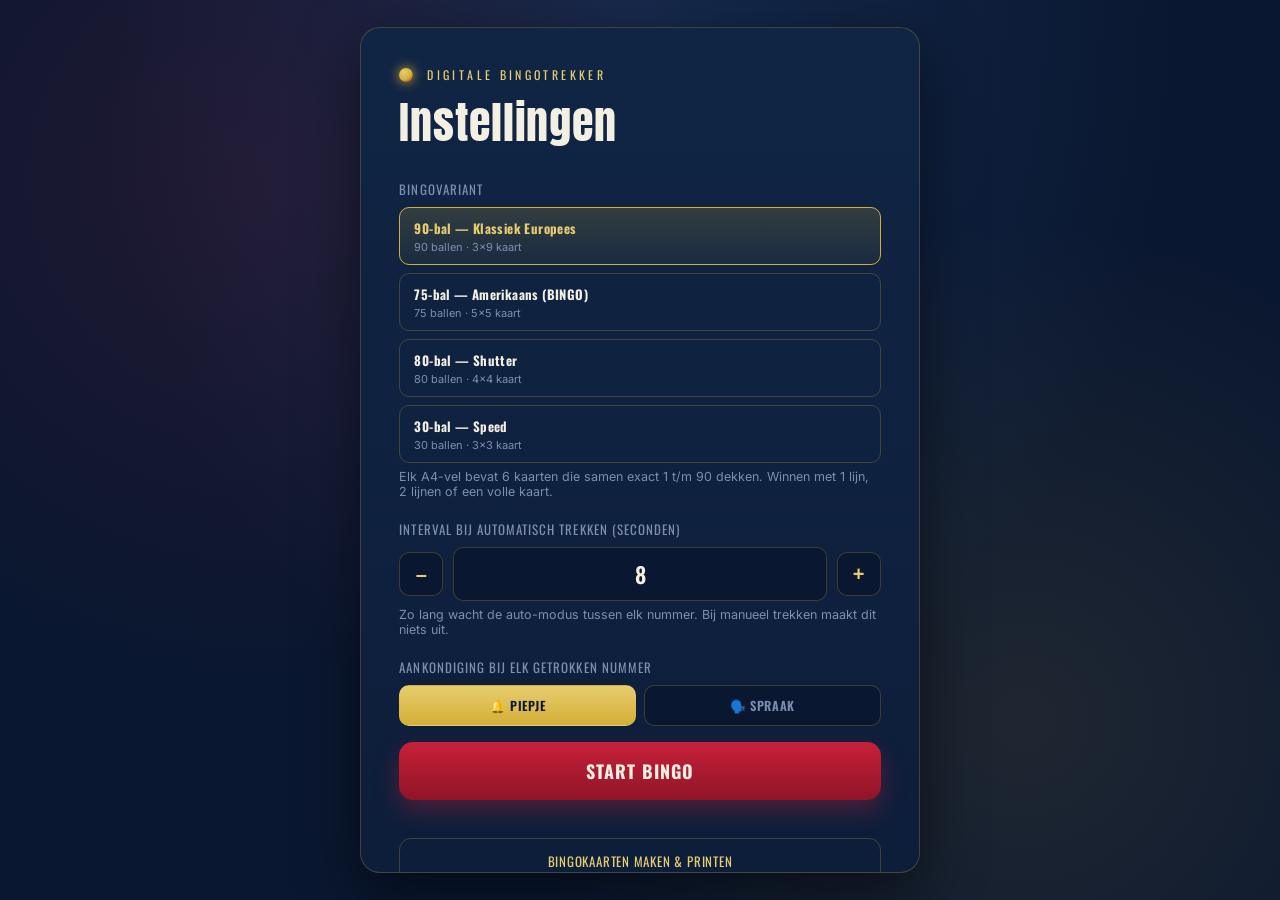
<file: index.html>
<!DOCTYPE html>
<html lang="nl">
<head>
<meta charset="UTF-8">
<meta name="viewport" content="width=device-width, initial-scale=1.0, viewport-fit=cover">
<title>Bingo Trekker 2.0</title>
<link rel="preconnect" href="https://fonts.googleapis.com">
<link href="https://fonts.googleapis.com/css2?family=Anton&family=Inter:wght@400;600;700;800&family=Oswald:wght@500;600;700&display=swap" rel="stylesheet">
<script src="bingo-common.js"></script>
<script src="vendor-jsqr.min.js"></script>
<script src="vendor-qrcode.min.js"></script>
<style>
  :root{
    --navy-deep: #0a1730;
    --navy-panel: #102544;
    --navy-panel-2: #0d1e3a;
    --red: #c8203a;
    --red-dark: #8f1526;
    --gold: #d4af37;
    --gold-soft: #e8cd6f;
    --cream: #f4efe3;
    --muted: #7c8fae;
    --line: rgba(212,175,55,0.25);
    --green: #2fae66;
  }
  *{box-sizing:border-box; -webkit-tap-highlight-color: transparent;}
  html,body{
    margin:0; padding:0; height:100%;
    background: radial-gradient(ellipse at 50% 0%, #142a4d 0%, var(--navy-deep) 60%);
    color: var(--cream);
    font-family:'Inter', sans-serif;
    overflow-y:auto;
  }
  #app{ width:100vw; height:100vh; display:flex; }

  /* ---------- Portrait hint ---------- */
  #rotateHint{
    display:none;
    position:fixed; inset:0; z-index:999;
    background: var(--navy-deep);
    color:var(--cream);
    flex-direction:column; align-items:center; justify-content:center;
    text-align:center; gap:16px; padding:32px;
  }
  #rotateHint svg{ width:64px; height:64px; animation: rotatePulse 1.6s ease-in-out infinite; }
  @keyframes rotatePulse{ 0%,100%{transform:rotate(0deg);} 50%{transform:rotate(90deg);} }
  @media (orientation: portrait) and (max-width: 900px){
    #rotateHint{ display:flex; }
    #app{ display:none; }
  }

  /* ---------- Settings screen ---------- */
  #settingsScreen{
    width:100%; height:100%;
    display:flex; align-items:center; justify-content:center;
    overflow-y:auto;
    background:
      radial-gradient(circle at 20% 20%, rgba(200,32,58,0.12), transparent 40%),
      radial-gradient(circle at 80% 80%, rgba(212,175,55,0.10), transparent 40%);
  }
  .settings-card{
    width:min(560px, 90vw);
    max-height:94vh;
    overflow-y:auto;
    margin: 8px 0;
    background: linear-gradient(180deg, var(--navy-panel), var(--navy-panel-2));
    border:1px solid var(--line);
    border-radius:20px;
    padding:clamp(16px,3vw,40px);
    box-shadow: 0 20px 60px rgba(0,0,0,0.5);
  }
  @media (max-height: 480px){
    .brand{ margin-bottom:2px; }
    .brand .dot{ width:10px; height:10px; }
    .brand span{ font-size:10px; }
    h1{ font-size: clamp(20px,4vw,28px); margin: 4px 0 12px 0; }
    .field{ margin-bottom:10px; }
    .field label{ font-size:11px; margin-bottom:4px; }
    .field .hint{ font-size:11px; margin-top:3px; }
    .num-input button{ width:36px; height:36px; font-size:17px; }
    input[type=number]{ font-size:18px; padding:7px 6px; }
    .start-btn{ padding:12px; font-size:15px; margin-top:4px; }
  }
  .brand{
    display:flex; align-items:center; gap:14px; margin-bottom:6px;
  }
  .brand .dot{
    width:14px; height:14px; border-radius:50%;
    background: radial-gradient(circle at 35% 30%, var(--gold-soft), var(--gold) 55%, var(--red-dark) 100%);
    box-shadow: 0 0 12px var(--gold);
  }
  .brand span{
    font-family:'Oswald', sans-serif; letter-spacing:0.28em; font-size:12px;
    color:var(--gold-soft); text-transform:uppercase;
  }
  h1{
    font-family:'Anton', sans-serif;
    font-weight:400;
    font-size:clamp(28px,4.5vw,44px);
    letter-spacing:0.02em;
    margin: 6px 0 24px 0;
    color: var(--cream);
  }
  .field{ margin-bottom:20px; }
  .field label{
    display:block; font-family:'Oswald', sans-serif; font-size:13px;
    letter-spacing:0.08em; text-transform:uppercase; color:var(--muted); margin-bottom:8px;
  }
  .field .hint{ font-size:12.5px; color:var(--muted); margin-top:6px; }
  .num-input{
    display:flex; align-items:center; gap:10px;
  }
  .num-input button{
    width:44px; height:44px; border-radius:10px; border:1px solid var(--line);
    background: var(--navy-deep); color:var(--gold-soft); font-size:20px; font-weight:700;
    cursor:pointer;
  }
  .num-input button:active{ transform: scale(0.94); }
  input[type=number]{
    flex:1; text-align:center;
    background: var(--navy-deep);
    border:1px solid var(--line);
    color:var(--cream);
    font-family:'Oswald', sans-serif;
    font-size:22px; font-weight:600;
    border-radius:10px; padding:10px 8px;
    -moz-appearance: textfield;
  }
  input[type=number]::-webkit-outer-spin-button,
  input[type=number]::-webkit-inner-spin-button{ -webkit-appearance:none; margin:0; }
  .start-btn{
    width:100%; margin-top:10px;
    background: linear-gradient(180deg, var(--red) 0%, var(--red-dark) 100%);
    color:var(--cream);
    border:none; border-radius:14px;
    padding:16px; font-family:'Oswald', sans-serif; font-weight:700;
    font-size:18px; letter-spacing:0.06em; text-transform:uppercase;
    cursor:pointer;
    box-shadow: 0 10px 24px rgba(200,32,58,0.35);
  }
  .start-btn:active{ transform: scale(0.98); }
  .error{ color:#ff8484; font-size:13px; margin-top:8px; min-height:16px; }

  /* ---------- Game screen ---------- */
  #gameScreen{ display:none; width:100%; height:100%; }
  #gameScreen.active{ display:flex; }

  .left-panel{
    width:44%; height:100%;
    display:flex; flex-direction:column; align-items:center; justify-content:center;
    gap: clamp(10px, 2vh, 22px);
    padding: 3vh 2vw;
    position:relative;
    overflow-y:auto;
    border-right: 1px solid var(--line);
    background: radial-gradient(ellipse at 50% 35%, rgba(200,32,58,0.10), transparent 55%);
  }

  .cage{
    position:relative;
    width: clamp(180px, 30vh, 340px);
    aspect-ratio: 1 / 1;
    flex-shrink: 0;
    border-radius:50%;
    display:flex; align-items:center; justify-content:center;
    box-shadow: inset 0 0 40px rgba(0,0,0,0.5);
  }
  .ring-svg{
    position:absolute; inset:0; width:100%; height:100%;
    transform: rotate(-90deg);
    filter: drop-shadow(0 0 6px rgba(212,175,55,0.25));
  }
  .ring-track{ fill:none; stroke: rgba(212,175,55,0.18); stroke-width:3; }
  .ring-progress{
    fill:none; stroke: var(--gold); stroke-width:4; stroke-linecap:round;
    stroke-dasharray: 289.03; stroke-dashoffset:0;
  }
  .ball{
    width: 78%; height:78%;
    aspect-ratio: 1 / 1;
    border-radius:50%;
    background: radial-gradient(circle at 32% 28%, #ff5b6e 0%, var(--red) 45%, var(--red-dark) 100%);
    display:flex; align-items:center; justify-content:center;
    box-shadow: 0 14px 30px rgba(0,0,0,0.55), inset -8px -8px 20px rgba(0,0,0,0.35), inset 8px 8px 16px rgba(255,255,255,0.15);
    transition: transform 0.25s ease;
  }
  .ball.pop{ animation: ballPop 0.55s ease; }
  @keyframes ballPop{
    0%{ transform: scale(0.4) rotate(-15deg); opacity:0; }
    55%{ transform: scale(1.12) rotate(8deg); opacity:1; }
    75%{ transform: scale(0.96) rotate(-3deg); }
    100%{ transform: scale(1) rotate(0deg); }
  }
  .ball-number{
    font-family:'Anton', sans-serif;
    font-size: clamp(48px, 11vh, 130px);
    color: var(--cream);
    text-shadow: 0 3px 0 rgba(0,0,0,0.4);
    line-height:1;
  }
  .ball-placeholder{
    font-family:'Oswald', sans-serif;
    font-size: clamp(16px, 2.4vh, 22px);
    color: rgba(244,239,227,0.75);
    letter-spacing:0.05em;
    text-align:center;
    padding: 0 10%;
  }

  .status-line{
    font-family:'Oswald', sans-serif;
    font-size: clamp(13px, 1.7vh, 16px);
    color: var(--gold-soft);
    letter-spacing:0.1em; text-transform:uppercase;
    text-align:center;
    min-height: 20px;
  }

  .trail{
    display:flex; gap:10px; align-items:center; justify-content:center; flex-wrap:wrap;
    max-width: 90%;
  }
  .trail .chip{
    width:38px; height:38px; border-radius:50%;
    display:flex; align-items:center; justify-content:center;
    background: var(--navy-panel);
    border:1px solid var(--line);
    font-family:'Oswald', sans-serif; font-weight:600; font-size:14px;
    color: var(--gold-soft);
  }

  .controls{
    display:flex; gap:12px; flex-wrap:wrap; justify-content:center;
    width:100%;
  }
  .btn{
    flex:1 1 auto; min-width:120px;
    font-family:'Oswald', sans-serif; font-weight:700; letter-spacing:0.05em; text-transform:uppercase;
    font-size: clamp(13px, 1.8vh, 16px);
    padding: clamp(10px,1.6vh,16px) 14px;
    border-radius: 12px; border:1px solid var(--line);
    background: var(--navy-panel);
    color: var(--cream);
    cursor:pointer;
  }
  .btn:active{ transform: scale(0.97); }
  .btn.primary{
    background: linear-gradient(180deg, var(--red), var(--red-dark));
    border-color: transparent;
    box-shadow: 0 8px 20px rgba(200,32,58,0.3);
  }
  .btn.gold{
    background: linear-gradient(180deg, var(--gold-soft), var(--gold));
    color: var(--navy-deep);
    border-color: transparent;
  }
  .btn.ghost{
    background: transparent;
  }
  .btn[disabled]{ opacity:0.4; cursor:not-allowed; }
  .btn.auto-on{
    background: linear-gradient(180deg, #2fae66, #1c7e47);
    border-color: transparent;
  }

  .right-panel{
    width:56%; height:100%;
    display:flex; flex-direction:column;
    padding: clamp(12px,2vh,24px) clamp(14px,2vw,28px);
  }
  .right-header{
    display:flex; align-items:baseline; justify-content:space-between; margin-bottom: 12px;
  }
  .right-header h2{
    font-family:'Oswald', sans-serif; font-size: clamp(14px,1.8vh,18px);
    letter-spacing:0.1em; text-transform:uppercase; color:var(--gold-soft); margin:0; font-weight:600;
  }
  .right-header .count{
    font-family:'Oswald', sans-serif; font-size: clamp(12px,1.5vh,15px); color:var(--muted);
  }
  .grid-wrap{
    flex:1;
    overflow:hidden;
    display:flex;
    padding-right:4px;
  }
  #numberGrid{
    display:grid;
    margin:auto;
    justify-content:center;
    align-content:center;
  }
  .cell{
    display:flex; align-items:center; justify-content:center;
    border-radius:8px;
    border:1px solid var(--line);
    background: rgba(16,37,68,0.5);
    color: var(--muted);
    font-family:'Oswald', sans-serif; font-weight:600;
    transition: all 0.25s ease;
  }
  .cell.called{
    background: linear-gradient(180deg, var(--gold-soft), var(--gold));
    color: var(--navy-deep);
    border-color: transparent;
    box-shadow: 0 4px 10px rgba(212,175,55,0.35);
  }
  .cell.current{
    outline: 2px solid var(--red);
    outline-offset:2px;
    animation: cellFlash 0.6s ease;
  }
  @keyframes cellFlash{ 0%{ transform: scale(0.8);} 60%{transform: scale(1.15);} 100%{transform:scale(1);} }

  ::-webkit-scrollbar{ width:8px; }
  ::-webkit-scrollbar-thumb{ background: var(--line); border-radius:8px; }

  /* ---------- Kaarten-link op instellingenscherm ---------- */
  .cards-link{
    display:block; text-align:center; margin-top:14px;
    font-family:'Oswald', sans-serif; font-size:13px; letter-spacing:0.06em; text-transform:uppercase;
    color: var(--gold-soft); text-decoration:none; border:1px solid var(--line); border-radius:12px; padding:12px;
  }
  .cards-link:active{ transform: scale(0.98); }

  /* ---------- Check-modal ---------- */
  #checkOverlay{
    display:none; position:fixed; inset:0; z-index:600;
    background: rgba(6,13,26,0.82);
    align-items:center; justify-content:center; padding:16px;
  }
  #checkOverlay.active{ display:flex; }
  .check-card{
    width:min(440px, 94vw); max-height:94vh; overflow-y:auto;
    background: linear-gradient(180deg, var(--navy-panel), var(--navy-panel-2));
    border:1px solid var(--line); border-radius:20px;
    padding: clamp(16px,3vw,26px);
    box-shadow: 0 20px 60px rgba(0,0,0,0.55);
  }
  .check-header{ display:flex; align-items:center; justify-content:space-between; margin-bottom:14px; }
  .check-header h3{ font-size:20px; color:var(--cream); }
  .check-close{
    width:34px; height:34px; border-radius:50%; border:1px solid var(--line);
    background: var(--navy-deep); color:var(--gold-soft); font-size:18px; cursor:pointer;
  }
  .check-tabs{ display:flex; gap:8px; margin-bottom:16px; }
  .check-tab{
    flex:1; text-align:center; padding:10px; border-radius:10px; border:1px solid var(--line);
    background: var(--navy-deep); color:var(--muted);
    font-family:'Oswald', sans-serif; font-weight:600; font-size:12.5px; letter-spacing:0.05em; text-transform:uppercase;
    cursor:pointer;
  }
  .check-tab.active{ background: linear-gradient(180deg, var(--gold-soft), var(--gold)); color:var(--navy-deep); border-color:transparent; }

  .scan-video-wrap{
    position:relative; width:100%; aspect-ratio:1/1; border-radius:16px; overflow:hidden;
    background:#000; border:2px solid var(--gold); margin-bottom:14px;
  }
  .scan-video-wrap video{ width:100%; height:100%; object-fit:cover; }
  .scan-frame{
    position:absolute; inset:12%; border:2px dashed var(--gold-soft); border-radius:12px; pointer-events:none;
  }
  .scan-hint{ text-align:center; font-size:13px; color:var(--muted); margin-bottom:6px; }

  .result-box{
    border-radius:14px; padding:18px; text-align:center; margin-bottom:14px;
    border:1px solid var(--line); background: var(--navy-deep);
  }
  .result-box.win{ background: linear-gradient(180deg, rgba(47,174,102,0.25), rgba(47,174,102,0.08)); border-color: var(--green); }
  .result-title{ font-family:'Anton', sans-serif; font-size:26px; margin-bottom:8px; }
  .result-rows{ display:flex; gap:10px; justify-content:center; font-family:'Oswald',sans-serif; font-size:13px; }
  .result-rows span{ padding:6px 10px; border-radius:8px; border:1px solid var(--line); color:var(--muted); }
  .result-rows span.ok{ color: var(--navy-deep); background: var(--gold); border-color:transparent; }

  .check-grid{
    display:grid; grid-template-columns: repeat(9, minmax(0,1fr)); gap:3px;
    margin-top: 14px; width:100%;
  }
  .check-cell{
    aspect-ratio:1/1; display:flex; align-items:center; justify-content:center;
    border-radius:4px; font-family:'Oswald',sans-serif; font-weight:700;
    font-size: clamp(9px, 2.6vw, 13px); min-width:0; min-height:0; box-sizing:border-box;
  }
  .check-cell.empty{ background:transparent; }
  .check-cell.hit{ background: linear-gradient(180deg, #4ad080, var(--green)); color:#0a1730; }
  .check-cell.miss{ background: linear-gradient(180deg, #ff5b6e, var(--red-dark)); color:#fff; }

  .variant-select{ display:flex; flex-direction:column; gap:8px; }
  .variant-opt{
    text-align:left; padding:10px 14px; border-radius:10px;
    border:1px solid var(--line); background:transparent; color:var(--cream); cursor:pointer;
    font-family:'Oswald',sans-serif;
  }
  .variant-opt .v-title{ font-weight:700; font-size:13px; letter-spacing:0.03em; }
  .variant-opt .v-sub{ font-size:11px; color:var(--muted); margin-top:2px; font-family:'Inter',sans-serif; }
  .variant-opt.active{ border-color: var(--gold); background: linear-gradient(180deg, rgba(212,175,55,0.18), rgba(212,175,55,0.05)); }
  .variant-opt.active .v-title{ color: var(--gold-soft); }

  #speechOverlay{
    display:none; position:fixed; inset:0; z-index:610;
    background: rgba(6,13,26,0.82);
    align-items:center; justify-content:center; padding:16px;
  }
  #speechOverlay.active{ display:flex; }

  .lang-grid{ display:flex; flex-wrap:wrap; gap:8px; }
  .lang-btn{
    flex:1 1 28%; min-width:88px; text-align:center; padding:9px 8px; border-radius:10px;
    border:1px solid var(--line); background:var(--navy-deep); color:var(--muted);
    font-family:'Oswald',sans-serif; font-weight:600; font-size:12px; cursor:pointer;
  }
  .lang-btn.active{ background: linear-gradient(180deg, var(--gold-soft), var(--gold)); color:var(--navy-deep); border-color:transparent; }
  .voice-select{
    width:100%; padding:10px; border-radius:10px; border:1px solid var(--line);
    background:var(--navy-deep); color:var(--cream); font-size:13.5px;
  }
  .speech-config-link{
    display:inline-block; margin-top:8px; font-size:12.5px; color:var(--gold-soft);
    text-decoration:none; border-bottom:1px dashed var(--gold-soft);
  }

  #qrStateBox{ display:flex; flex-direction:column; align-items:center; gap:12px; }
  #qrStateCanvas{ background:#fff; padding:14px; border-radius:14px; }
  #qrStateCount{ font-family:'Oswald', sans-serif; color:var(--gold-soft); font-size:14px; letter-spacing:0.05em; text-transform:uppercase; }

  /* ---------- Reset confirmation modal ---------- */
  #resetOverlay, #rangeResetOverlay{
    display:none;
    position:fixed; inset:0; z-index:500;
    background: rgba(6,13,26,0.72);
    align-items:center; justify-content:center;
    padding: 20px;
  }
  #resetOverlay.active, #rangeResetOverlay.active{ display:flex; }
  .confirm-card{
    width:min(420px, 92vw);
    background: linear-gradient(180deg, var(--navy-panel), var(--navy-panel-2));
    border:1px solid var(--line);
    border-radius:18px;
    padding: clamp(20px,3vw,32px);
    box-shadow: 0 20px 60px rgba(0,0,0,0.55);
    text-align:center;
  }
  .confirm-card h3{
    font-family:'Anton', sans-serif; font-weight:400;
    font-size: clamp(20px,3vw,26px);
    margin: 0 0 10px 0;
    color: var(--cream);
  }
  .confirm-card p{
    font-family:'Inter', sans-serif;
    font-size: 14.5px;
    color: var(--muted);
    margin: 0 0 22px 0;
    line-height:1.5;
  }
  .confirm-actions{
    display:flex; flex-direction:column; align-items:center; gap:12px;
  }
  .confirm-no{
    width:100%;
    background: linear-gradient(180deg, var(--gold-soft), var(--gold));
    color: var(--navy-deep);
    border:none; border-radius:14px;
    padding:16px; font-family:'Oswald', sans-serif; font-weight:700;
    font-size:17px; letter-spacing:0.06em; text-transform:uppercase;
    cursor:pointer;
  }
  .confirm-no:active{ transform: scale(0.98); }
  .confirm-yes{
    background: transparent;
    color: var(--muted);
    border:1px solid var(--line); border-radius:10px;
    padding:8px 18px; font-family:'Oswald', sans-serif; font-weight:600;
    font-size:12.5px; letter-spacing:0.05em; text-transform:uppercase;
    cursor:pointer;
  }
  .confirm-yes:active{ transform: scale(0.96); }
</style>
</head>
<body>

<div id="rotateHint">
  <svg viewBox="0 0 24 24" fill="none" stroke="#d4af37" stroke-width="1.6"><rect x="6" y="2" width="12" height="20" rx="2"/><line x1="12" y1="18" x2="12" y2="18.01"/></svg>
  <div style="font-family:'Oswald',sans-serif; font-size:16px; letter-spacing:0.06em; text-transform:uppercase;">Draai je toestel naar landschap</div>
  <div style="color:#7c8fae; font-size:13px;">Deze bingo trekker is gemaakt voor een breed scherm (telefoon liggend, tablet of TV).</div>
</div>

<div id="app">

  <!-- SETTINGS -->
  <div id="settingsScreen">
    <div class="settings-card">
      <div class="brand"><div class="dot"></div><span>Digitale bingotrekker</span></div>
      <h1>Instellingen</h1>

      <div class="field">
        <label>Bingovariant</label>
        <div class="variant-select" id="variantSelect"></div>
        <div class="hint" id="variantHint"></div>
      </div>

      <div class="field">
        <label for="interval">Interval bij automatisch trekken (seconden)</label>
        <div class="num-input">
          <button type="button" id="intMinus">–</button>
          <input type="number" id="interval" value="8" min="2" max="120">
          <button type="button" id="intPlus">+</button>
        </div>
        <div class="hint">Zo lang wacht de auto-modus tussen elk nummer. Bij manueel trekken maakt dit niets uit.</div>
      </div>

      <div class="field" style="margin-bottom:6px;">
        <label>Aankondiging bij elk getrokken nummer</label>
        <div class="check-tabs" style="margin-bottom:0;">
          <div class="check-tab active" id="modeBeepTab">🔔 Piepje</div>
          <div class="check-tab" id="modeSpeechTab">🗣️ Spraak</div>
        </div>
        <a href="#" class="speech-config-link" id="speechConfigLink" style="display:none;">Spraak instellen (taal, stijl, stem) →</a>
      </div>

      <button class="start-btn" id="startBtn">Start bingo</button>
      <div class="error" id="settingsError"></div>
      <a href="cards.html" class="cards-link">Bingokaarten maken &amp; printen</a>
    </div>
  </div>

  <!-- GAME -->
  <div id="gameScreen">
    <div class="left-panel">
      <div class="status-line" id="statusLine">Klaar om te trekken</div>
      <div class="cage">
        <svg class="ring-svg" viewBox="0 0 100 100">
          <circle class="ring-track" cx="50" cy="50" r="46"></circle>
          <circle class="ring-progress" id="ringProgress" cx="50" cy="50" r="46"></circle>
        </svg>
        <div class="ball" id="ball"><div class="ball-number" id="ballNumber"></div><div class="ball-placeholder" id="ballPlaceholder">Druk op trek of start auto</div></div>
      </div>
      <div class="trail" id="trail"></div>
      <div class="controls">
        <button class="btn primary" id="drawBtn">Trek nummer</button>
        <button class="btn gold" id="autoBtn">Auto starten</button>
      </div>
      <div class="controls">
        <button class="btn ghost" id="resetBtn">Spel resetten</button>
        <button class="btn ghost" id="checkBtn">Check</button>
        <button class="btn ghost" id="backBtn">Instellingen</button>
      </div>
    </div>
    <div class="right-panel">
      <div class="right-header">
        <h2>Getrokken nummers</h2>
        <div class="count" id="countLabel">0 / 75</div>
      </div>
      <div class="grid-wrap"><div id="numberGrid"></div></div>
    </div>
  </div>

</div>

<div id="resetOverlay">
  <div class="confirm-card">
    <h3>Spel resetten?</h3>
    <p>Weet je het zeker? Alle al getrokken nummers gaan terug in de pot en het spel begint opnieuw.</p>
    <div class="confirm-actions">
      <button class="confirm-no" id="confirmNo">Nee, verdergaan</button>
      <button class="confirm-yes" id="confirmYes">Ja, resetten</button>
    </div>
  </div>
</div>

<div id="rangeResetOverlay">
  <div class="confirm-card">
    <h3>Aantal nummers aangepast</h3>
    <p>Je hebt het bereik gewijzigd. Dit start het spel opnieuw — alle al getrokken nummers gaan verloren. Zeker weten?</p>
    <div class="confirm-actions">
      <button class="confirm-no" id="rangeConfirmNo">Nee, terug</button>
      <button class="confirm-yes" id="rangeConfirmYes">Ja, spel herstarten</button>
    </div>
  </div>
</div>

<div id="checkOverlay">
  <div class="check-card">
    <div class="check-header">
      <h3>Kaart checken</h3>
      <button class="check-close" id="checkClose">&times;</button>
    </div>
    <div class="check-tabs">
      <div class="check-tab active" id="tabCode">Code intypen</div>
      <div class="check-tab" id="tabState">Trekking-QR / link</div>
    </div>

    <div id="codePane">
      <div class="field" style="margin-bottom:14px;">
        <label for="codeInput">Code onder de kaart</label>
        <input type="text" id="codeInput" placeholder="bv. K3F9P2-04" style="width:100%; text-transform:uppercase;">
      </div>
      <button class="btn gold" id="codeCheckBtn" style="width:100%;">Check</button>
      <div id="codeResult"></div>
      <div class="scan-hint" style="margin-top:16px;">
        Liever de QR-code op de kaart zelf scannen? Gebruik <a href="scan.html" target="_blank" style="color:var(--gold-soft);">de scanner</a> op je eigen telefoon — dan blijft dit trekkerscherm gewoon zichtbaar voor iedereen.
      </div>
    </div>

    <div id="statePane" style="display:none;">
      <div id="qrStateBox">
        <canvas id="qrStateCanvas"></canvas>
        <div id="qrStateCount">0 nummers getrokken</div>
        <div class="scan-hint">Scan deze QR met <a href="scan.html" target="_blank" style="color:var(--gold-soft);">de scanner</a> op een los toestel, of deel de link hieronder (handiger dan een schermfoto scannen).</div>
        <button class="btn gold" id="copyStateLinkBtn" style="margin-top:10px;">Link kopiëren</button>
        <div class="scan-hint" id="stateLinkHint" style="margin-top:8px;"></div>
      </div>
    </div>
  </div>
</div>

<div id="speechOverlay">
  <div class="check-card">
    <div class="check-header">
      <h3>Spraak instellen</h3>
      <button class="check-close" id="speechClose">&times;</button>
    </div>

    <div class="field">
      <label>Taal / accent</label>
      <div class="lang-grid" id="speechLangGrid"></div>
    </div>

    <div class="field">
      <label>Uitspraakstijl</label>
      <div class="check-tabs">
        <div class="check-tab" id="speechStyleTogether">Aan elkaar<br><span style="font-size:10px; text-transform:none; letter-spacing:0;">"vierenzeventig"</span></div>
        <div class="check-tab" id="speechStyleDigits">Los per cijfer<br><span style="font-size:10px; text-transform:none; letter-spacing:0;">"zeven — vier"</span></div>
      </div>
    </div>

    <div class="field" style="margin-bottom:12px;">
      <label for="speechVoiceSelect">Stem</label>
      <select id="speechVoiceSelect" class="voice-select"></select>
      <div class="hint" id="speechVoiceHint" style="margin-top:6px;"></div>
    </div>

    <button class="btn gold" id="speechPreviewBtn" style="width:100%;">🔊 Test met een voorbeeldgetal</button>
  </div>
</div>

<script>
(function(){
  const variantSelect = document.getElementById('variantSelect');
  const variantHint = document.getElementById('variantHint');
  const intInput = document.getElementById('interval');
  const intMinus = document.getElementById('intMinus');
  const intPlus = document.getElementById('intPlus');
  const startBtn = document.getElementById('startBtn');
  const settingsError = document.getElementById('settingsError');
  const modeBeepTab = document.getElementById('modeBeepTab');
  const modeSpeechTab = document.getElementById('modeSpeechTab');
  const speechConfigLink = document.getElementById('speechConfigLink');
  const speechOverlay = document.getElementById('speechOverlay');
  const speechClose = document.getElementById('speechClose');
  const speechLangGrid = document.getElementById('speechLangGrid');
  const speechStyleTogether = document.getElementById('speechStyleTogether');
  const speechStyleDigits = document.getElementById('speechStyleDigits');
  const speechVoiceSelect = document.getElementById('speechVoiceSelect');
  const speechVoiceHint = document.getElementById('speechVoiceHint');
  const speechPreviewBtn = document.getElementById('speechPreviewBtn');

  const settingsScreen = document.getElementById('settingsScreen');
  const gameScreen = document.getElementById('gameScreen');
  const numberGrid = document.getElementById('numberGrid');
  const countLabel = document.getElementById('countLabel');
  const ball = document.getElementById('ball');
  const ballNumber = document.getElementById('ballNumber');
  const ballPlaceholder = document.getElementById('ballPlaceholder');
  const statusLine = document.getElementById('statusLine');
  const trail = document.getElementById('trail');
  const drawBtn = document.getElementById('drawBtn');
  const autoBtn = document.getElementById('autoBtn');
  const resetBtn = document.getElementById('resetBtn');
  const backBtn = document.getElementById('backBtn');
  const ringProgress = document.getElementById('ringProgress');
  const resetOverlay = document.getElementById('resetOverlay');
  const confirmYes = document.getElementById('confirmYes');
  const confirmNo = document.getElementById('confirmNo');
  const rangeResetOverlay = document.getElementById('rangeResetOverlay');
  const rangeConfirmYes = document.getElementById('rangeConfirmYes');
  const rangeConfirmNo = document.getElementById('rangeConfirmNo');

  const checkBtn = document.getElementById('checkBtn');
  const checkOverlay = document.getElementById('checkOverlay');
  const checkClose = document.getElementById('checkClose');
  const tabCode = document.getElementById('tabCode');
  const tabState = document.getElementById('tabState');
  const codePane = document.getElementById('codePane');
  const statePane = document.getElementById('statePane');
  const codeInput = document.getElementById('codeInput');
  const codeCheckBtn = document.getElementById('codeCheckBtn');
  const codeResult = document.getElementById('codeResult');
  const qrStateCanvas = document.getElementById('qrStateCanvas');
  const qrStateCount = document.getElementById('qrStateCount');
  const copyStateLinkBtn = document.getElementById('copyStateLinkBtn');
  const stateLinkHint = document.getElementById('stateLinkHint');

  let midGameEdit = false;   // true wanneer we via 'Instellingen' vanuit een actief spel kwamen
  let pendingMax = null;
  let pendingInterval = null;
  let pendingVariantId = null;

  let currentVariantId = DEFAULT_VARIANT_ID;
  let selectedVariantId = currentVariantId;
  try{
    const savedVariant = localStorage.getItem('bingo2-variant');
    if(savedVariant && BINGO_VARIANTS[savedVariant]){ currentVariantId = savedVariant; selectedVariantId = savedVariant; }
  }catch(e){}

  Object.values(BINGO_VARIANTS).forEach(v => {
    const btn = document.createElement('button');
    btn.type = 'button';
    btn.className = 'variant-opt';
    btn.dataset.variant = v.id;
    btn.innerHTML = '<div class="v-title">' + v.label + '</div><div class="v-sub">' + v.totalBalls + ' ballen \u00b7 ' + v.rows + 'x' + v.cols + ' kaart</div>';
    btn.onclick = () => selectSettingsVariant(v.id);
    variantSelect.appendChild(btn);
  });
  function selectSettingsVariant(id){
    selectedVariantId = id;
    variantSelect.querySelectorAll('.variant-opt').forEach(b => b.classList.toggle('active', b.dataset.variant === id));
    variantHint.textContent = BINGO_VARIANTS[id].description;
    try{ localStorage.setItem('bingo2-variant', id); }catch(e){}
  }
  selectSettingsVariant(selectedVariantId);

  const RING_R = 46;
  const RING_C = 2 * Math.PI * RING_R;
  let cdRAF = null, cdStartTs = 0;

  function lerpColor(p){
    const from = [47,174,102];  // groen
    const to   = [200,32,58];   // rood
    const r = Math.round(from[0] + (to[0]-from[0]) * p);
    const g = Math.round(from[1] + (to[1]-from[1]) * p);
    const b = Math.round(from[2] + (to[2]-from[2]) * p);
    return `rgb(${r},${g},${b})`;
  }

  function setRingIdle(){
    if(cdRAF){ cancelAnimationFrame(cdRAF); cdRAF = null; }
    ringProgress.style.stroke = 'var(--gold)';
    ringProgress.style.strokeDashoffset = '0';
  }

  function cdTick(now){
    if(!autoTimer){ setRingIdle(); return; }
    const elapsed = now - cdStartTs;
    const progress = Math.min(elapsed / (intervalSec*1000), 1);
    ringProgress.style.strokeDashoffset = (progress * RING_C).toFixed(2);
    ringProgress.style.stroke = lerpColor(progress);
    if(progress < 1){ cdRAF = requestAnimationFrame(cdTick); }
  }

  function startCountdownCycle(){
    if(cdRAF){ cancelAnimationFrame(cdRAF); }
    ringProgress.style.strokeDashoffset = '0';
    ringProgress.style.stroke = lerpColor(0);
    cdStartTs = performance.now();
    cdRAF = requestAnimationFrame(cdTick);
  }

  let maxNumber = BINGO_VARIANTS[currentVariantId].totalBalls;
  let intervalSec = 8;
  let called = new Set();
  let pool = [];
  let poolIndex = 0;
  let autoTimer = null;
  let audioCtx = null;

  function buildPool(){
    pool = Array.from({length: maxNumber}, (_, i) => i + 1);
    // Fisher-Yates shuffle: elke volgorde even waarschijnlijk
    for(let i = pool.length - 1; i > 0; i--){
      const j = Math.floor(Math.random() * (i + 1));
      [pool[i], pool[j]] = [pool[j], pool[i]];
    }
    poolIndex = 0;
  }

  function clampStep(input, min, max, step){
    let v = parseInt(input.value || '0', 10) + step;
    v = Math.max(min, Math.min(max, v));
    input.value = v;
  }
  intMinus.onclick = () => clampStep(intInput, 2, 120, -1);
  intPlus.onclick = () => clampStep(intInput, 2, 120, 1);

  function playPing(){
    if(soundMode !== 'beep') return;
    try{
      if(!audioCtx) audioCtx = new (window.AudioContext || window.webkitAudioContext)();
      const t0 = audioCtx.currentTime;
      const osc = audioCtx.createOscillator();
      const gain = audioCtx.createGain();
      osc.type = 'sine';
      osc.frequency.setValueAtTime(880, t0);
      osc.frequency.exponentialRampToValueAtTime(1320, t0 + 0.12);
      gain.gain.setValueAtTime(0.0001, t0);
      gain.gain.exponentialRampToValueAtTime(0.22, t0 + 0.02);
      gain.gain.exponentialRampToValueAtTime(0.0001, t0 + 0.5);
      osc.connect(gain).connect(audioCtx.destination);
      osc.start(t0);
      osc.stop(t0 + 0.55);
    }catch(e){}
  }

  /* ---------- Spraak: taal/stijl-opties en stemmen ---------- */
  const SPEECH_LANGS = [
    { key:'nl-NL', label:'Nederlands' },
    { key:'nl-BE', label:'Vlaams' },
    { key:'en-GB', label:'Engels (UK)' },
    { key:'en-US', label:'Engels (US)' },
    { key:'fr-FR', label:'Frans' },
    { key:'de-DE', label:'Duits' },
  ];
  const DIGIT_WORDS = {
    nl: ['nul','een','twee','drie','vier','vijf','zes','zeven','acht','negen'],
    en: ['zero','one','two','three','four','five','six','seven','eight','nine'],
    fr: ['zéro','un','deux','trois','quatre','cinq','six','sept','huit','neuf'],
    de: ['null','eins','zwei','drei','vier','fünf','sechs','sieben','acht','neun'],
  };
  const WORD_TABLES = {
    nl: { ones:['nul','een','twee','drie','vier','vijf','zes','zeven','acht','negen','tien','elf','twaalf','dertien','veertien','vijftien','zestien','zeventien','achttien','negentien'],
          tens:{2:'twintig',3:'dertig',4:'veertig',5:'vijftig',6:'zestig',7:'zeventig',8:'tachtig',9:'negentig'}, joiner:'en' },
    en: { ones:['zero','one','two','three','four','five','six','seven','eight','nine','ten','eleven','twelve','thirteen','fourteen','fifteen','sixteen','seventeen','eighteen','nineteen'],
          tens:{2:'twenty',3:'thirty',4:'forty',5:'fifty',6:'sixty',7:'seventy',8:'eighty',9:'ninety'}, joiner:'-' },
    fr: { ones:['zéro','un','deux','trois','quatre','cinq','six','sept','huit','neuf','dix','onze','douze','treize','quatorze','quinze','seize','dix-sept','dix-huit','dix-neuf'],
          tens:{2:'vingt',3:'trente',4:'quarante',5:'cinquante',6:'soixante',7:'soixante-dix',8:'quatre-vingt',9:'quatre-vingt-dix'}, joiner:'-' },
    de: { ones:['null','eins','zwei','drei','vier','fünf','sechs','sieben','acht','neun','zehn','elf','zwölf','dreizehn','vierzehn','fünfzehn','sechzehn','siebzehn','achtzehn','neunzehn'],
          tens:{2:'zwanzig',3:'dreißig',4:'vierzig',5:'fünfzig',6:'sechzig',7:'siebzig',8:'achtzig',9:'neunzig'}, joiner:'und' },
  };
  function langFamily(bcp47){ return bcp47.split('-')[0]; }
  function numberToWords(n, lang){
    const fam = langFamily(lang);
    const t = WORD_TABLES[fam] || WORD_TABLES.en;
    if(n < 20) return t.ones[n];
    const tensDigit = Math.floor(n/10), onesDigit = n%10;
    const tensWord = t.tens[tensDigit] || '';
    if(onesDigit === 0) return tensWord;
    if(fam === 'nl' || fam === 'de') return t.ones[onesDigit] + t.joiner + tensWord;
    if(fam === 'fr') return tensWord + t.joiner + t.ones[onesDigit];
    return tensWord + t.joiner + t.ones[onesDigit];
  }
  function numberToDigitWords(n, lang){
    const fam = langFamily(lang);
    const words = DIGIT_WORDS[fam] || DIGIT_WORDS.en;
    return String(n).split('').map(d => words[parseInt(d,10)]).join(' ');
  }
  function announceText(n){
    return speechStyle === 'together' ? numberToWords(n, speechLang) : numberToDigitWords(n, speechLang);
  }

  let soundMode = 'beep';
  let speechLang = 'nl-NL';
  let speechStyle = 'together';
  let speechVoiceName = '';
  let allVoices = [];
  try{
    soundMode = localStorage.getItem('bingo2-sound-mode') || 'beep';
    speechLang = localStorage.getItem('bingo2-speech-lang') || 'nl-NL';
    speechStyle = localStorage.getItem('bingo2-speech-style') || 'together';
    speechVoiceName = localStorage.getItem('bingo2-speech-voice') || '';
  }catch(e){}

  function saveSpeechSettings(){
    try{
      localStorage.setItem('bingo2-sound-mode', soundMode);
      localStorage.setItem('bingo2-speech-lang', speechLang);
      localStorage.setItem('bingo2-speech-style', speechStyle);
      localStorage.setItem('bingo2-speech-voice', speechVoiceName);
    }catch(e){}
  }

  function setMode(mode){
    soundMode = mode;
    modeBeepTab.classList.toggle('active', mode === 'beep');
    modeSpeechTab.classList.toggle('active', mode === 'speech');
    speechConfigLink.style.display = mode === 'speech' ? 'inline-block' : 'none';
    saveSpeechSettings();
  }
  modeBeepTab.onclick = () => setMode('beep');
  modeSpeechTab.onclick = () => setMode('speech');
  setMode(soundMode);

  function buildLangGrid(){
    speechLangGrid.innerHTML = '';
    SPEECH_LANGS.forEach(l => {
      const btn = document.createElement('div');
      btn.className = 'lang-btn' + (l.key === speechLang ? ' active' : '');
      btn.textContent = l.label;
      btn.onclick = () => {
        speechLang = l.key;
        speechLangGrid.querySelectorAll('.lang-btn').forEach(b => b.classList.remove('active'));
        btn.classList.add('active');
        populateVoices();
        saveSpeechSettings();
      };
      speechLangGrid.appendChild(btn);
    });
  }
  buildLangGrid();

  function setStyle(style){
    speechStyle = style;
    speechStyleTogether.classList.toggle('active', style === 'together');
    speechStyleDigits.classList.toggle('active', style === 'digits');
    saveSpeechSettings();
  }
  speechStyleTogether.onclick = () => setStyle('together');
  speechStyleDigits.onclick = () => setStyle('digits');
  setStyle(speechStyle);

  function populateVoices(){
    speechVoiceSelect.innerHTML = '';
    let matches = allVoices.filter(v => v.lang.toLowerCase() === speechLang.toLowerCase());
    if(matches.length === 0){
      const fam = langFamily(speechLang);
      matches = allVoices.filter(v => v.lang.toLowerCase().startsWith(fam));
    }
    if(matches.length === 0){
      speechVoiceHint.textContent = 'Geen stem gevonden voor deze taal op dit toestel — het systeem gebruikt dan de standaardstem.';
      const opt = document.createElement('option');
      opt.textContent = '— standaardstem —';
      speechVoiceSelect.appendChild(opt);
      return;
    }
    speechVoiceHint.textContent = matches.length + ' stem(men) gevonden op dit toestel.';
    matches.forEach(v => {
      const opt = document.createElement('option');
      opt.value = v.name;
      opt.textContent = v.name + ' (' + v.lang + ')';
      if(v.name === speechVoiceName) opt.selected = true;
      speechVoiceSelect.appendChild(opt);
    });
  }
  speechVoiceSelect.onchange = () => { speechVoiceName = speechVoiceSelect.value; saveSpeechSettings(); };

  function loadVoices(){
    if(!('speechSynthesis' in window)) return;
    allVoices = speechSynthesis.getVoices();
    populateVoices();
  }
  if('speechSynthesis' in window){
    loadVoices();
    if('onvoiceschanged' in speechSynthesis) speechSynthesis.onvoiceschanged = loadVoices;
  }

  speechConfigLink.onclick = (e) => { e.preventDefault(); speechOverlay.classList.add('active'); };
  speechClose.onclick = () => { speechOverlay.classList.remove('active'); };
  speechOverlay.addEventListener('click', (e) => { if(e.target === speechOverlay) speechOverlay.classList.remove('active'); });
  speechPreviewBtn.onclick = () => { speakNumber(74); };

  function speakNumber(n){
    if(!('speechSynthesis' in window)) return;
    try{
      speechSynthesis.cancel();
      const utter = new SpeechSynthesisUtterance(announceText(n));
      utter.lang = speechLang;
      const chosen = allVoices.find(v => v.name === speechVoiceName);
      if(chosen) utter.voice = chosen;
      speechSynthesis.speak(utter);
    }catch(e){}
  }

  function playAnnounce(n){
    if(soundMode === 'speech') speakNumber(n);
    else playPing();
  }

  function buildGrid(){
    numberGrid.innerHTML = '';
    for(let i=1;i<=maxNumber;i++){
      const cell = document.createElement('div');
      cell.className = 'cell';
      cell.id = 'cell-' + i;
      cell.textContent = i;
      numberGrid.appendChild(cell);
    }
    countLabel.textContent = called.size + ' / ' + maxNumber;
    layoutGrid();
  }

  function layoutGrid(){
    const wrap = numberGrid.parentElement;
    const width = wrap.clientWidth;
    const height = wrap.clientHeight;
    if(width < 10 || height < 10) return; // scherm nog niet zichtbaar/gemeten

    const count = maxNumber;
    const gap = Math.max(3, Math.min(9, Math.round(Math.min(width, height) / 70)));

    let best = { cols: 1, rows: count, size: 0 };
    for(let cols = 1; cols <= count; cols++){
      const rows = Math.ceil(count / cols);
      const cellW = (width - gap * (cols - 1)) / cols;
      const cellH = (height - gap * (rows - 1)) / rows;
      const size = Math.min(cellW, cellH);
      if(size > best.size){ best = { cols, rows, size }; }
    }

    const s = Math.max(4, Math.floor(best.size));
    numberGrid.style.gap = gap + 'px';
    numberGrid.style.gridTemplateColumns = `repeat(${best.cols}, ${s}px)`;
    numberGrid.style.gridTemplateRows = `repeat(${best.rows}, ${s}px)`;
    numberGrid.style.fontSize = Math.max(8, s * 0.38) + 'px';
  }

  let layoutRAF = null;
  function scheduleLayout(){
    if(layoutRAF) cancelAnimationFrame(layoutRAF);
    layoutRAF = requestAnimationFrame(layoutGrid);
  }
  window.addEventListener('resize', scheduleLayout);
  window.addEventListener('orientationchange', scheduleLayout);

  function updateTrail(){
    const arr = Array.from(called).slice(-8);
    trail.innerHTML = '';
    arr.forEach(n => {
      const c = document.createElement('div');
      c.className = 'chip';
      c.textContent = n;
      trail.appendChild(c);
    });
  }

  function drawNumber(){
    if(poolIndex >= pool.length){
      statusLine.textContent = 'Alle nummers zijn getrokken!';
      stopAuto();
      return;
    }
    const n = pool[poolIndex];
    poolIndex++;
    called.add(n);

    document.querySelectorAll('.cell.current').forEach(c => c.classList.remove('current'));
    const cell = document.getElementById('cell-' + n);
    if(cell){ cell.classList.add('called'); cell.classList.add('current'); }

    ballPlaceholder.style.display = 'none';
    ballNumber.textContent = n;
    ball.classList.remove('pop');
    void ball.offsetWidth;
    ball.classList.add('pop');

    playAnnounce(n);
    updateTrail();
    countLabel.textContent = called.size + ' / ' + maxNumber;
    statusLine.textContent = called.size + ' van ' + maxNumber + ' getrokken';

    if(called.size >= maxNumber){
      statusLine.textContent = 'Alle nummers zijn getrokken!';
      stopAuto();
    } else if(autoTimer){
      startCountdownCycle();
    }
  }

  function startAuto(){
    if(autoTimer) return;
    autoBtn.textContent = 'Auto pauzeren';
    autoBtn.classList.add('auto-on');
    statusLine.textContent = 'Auto-modus loopt · ' + called.size + ' van ' + maxNumber + ' getrokken';
    autoTimer = setInterval(drawNumber, intervalSec*1000);
    startCountdownCycle();
  }
  function stopAuto(wasPaused){
    if(autoTimer){ clearInterval(autoTimer); autoTimer = null; }
    autoBtn.textContent = 'Auto starten';
    autoBtn.classList.remove('auto-on');
    setRingIdle();
    if(wasPaused) statusLine.textContent = 'Gepauzeerd · ' + called.size + ' van ' + maxNumber + ' getrokken';
  }

  drawBtn.onclick = () => {
    // Manueel trekken overrulet auto-modus: auto pauzeert automatisch.
    if(autoTimer) stopAuto(true);
    drawNumber();
  };
  autoBtn.onclick = () => { autoTimer ? stopAuto(true) : startAuto(); };

  function performReset(){
    stopAuto();
    setRingIdle();
    called = new Set();
    buildPool();
    ballNumber.textContent = '';
    ballPlaceholder.style.display = 'block';
    statusLine.textContent = 'Klaar om te trekken';
    trail.innerHTML = '';
    buildGrid();
  }

  resetBtn.onclick = () => { resetOverlay.classList.add('active'); };
  confirmYes.onclick = () => { resetOverlay.classList.remove('active'); performReset(); };
  confirmNo.onclick = () => { resetOverlay.classList.remove('active'); };
  resetOverlay.addEventListener('click', (e) => {
    if(e.target === resetOverlay) resetOverlay.classList.remove('active');
  });

  backBtn.onclick = () => {
    stopAuto();
    midGameEdit = true;
    selectSettingsVariant(currentVariantId);
    intInput.value = intervalSec;
    settingsError.textContent = '';
    startBtn.textContent = 'Ga verder';
    gameScreen.classList.remove('active');
    settingsScreen.style.display = 'flex';
  };

  startBtn.onclick = () => {
    const m = BINGO_VARIANTS[selectedVariantId].totalBalls;
    const iv = parseInt(intInput.value, 10);
    if(!iv || iv < 2 || iv > 120){ settingsError.textContent = 'Kies een geldig interval (2 t/m 120 seconden).'; return; }
    settingsError.textContent = '';

    if(midGameEdit){
      if(selectedVariantId !== currentVariantId){
        // Variant gewijzigd tijdens een lopend spel -> eerst bevestigen, want dit reset alles.
        pendingMax = m;
        pendingVariantId = selectedVariantId;
        pendingInterval = iv;
        rangeResetOverlay.classList.add('active');
        return;
      }
      // Alleen de snelheid (interval) is aangepast: gewoon toepassen, spel blijft ongewijzigd.
      intervalSec = iv;
      midGameEdit = false;
      settingsScreen.style.display = 'none';
      gameScreen.classList.add('active');
      scheduleLayout();
      return;
    }

    // Volledig nieuw spel (eerste start, of na een reset vanaf het settingsscherm).
    currentVariantId = selectedVariantId;
    maxNumber = m;
    intervalSec = iv;
    called = new Set();
    buildPool();
    ballNumber.textContent = '';
    ballPlaceholder.style.display = 'block';
    statusLine.textContent = 'Klaar om te trekken';
    trail.innerHTML = '';
    settingsScreen.style.display = 'none';
    gameScreen.classList.add('active');
    buildGrid();
    setRingIdle();
    try{ audioCtx = new (window.AudioContext || window.webkitAudioContext)(); }catch(e){}
    if(soundMode === 'speech' && 'speechSynthesis' in window){
      try{
        const unlock = new SpeechSynthesisUtterance(' ');
        unlock.volume = 0;
        speechSynthesis.speak(unlock);
      }catch(e){}
    }
  };

  rangeConfirmYes.onclick = () => {
    rangeResetOverlay.classList.remove('active');
    currentVariantId = pendingVariantId;
    maxNumber = pendingMax;
    intervalSec = pendingInterval;
    called = new Set();
    buildPool();
    ballNumber.textContent = '';
    ballPlaceholder.style.display = 'block';
    statusLine.textContent = 'Klaar om te trekken';
    trail.innerHTML = '';
    midGameEdit = false;
    settingsScreen.style.display = 'none';
    gameScreen.classList.add('active');
    buildGrid();
    setRingIdle();
  };
  function cancelRangeChange(){
    rangeResetOverlay.classList.remove('active');
    selectSettingsVariant(currentVariantId); // selectie terugzetten naar de huidige spelwaarde
    midGameEdit = false;
    settingsScreen.style.display = 'none';
    gameScreen.classList.add('active');
  }
  rangeConfirmNo.onclick = cancelRangeChange;
  rangeResetOverlay.addEventListener('click', (e) => {
    if(e.target === rangeResetOverlay) cancelRangeChange();
  });

  buildGrid();

  /* ==================== Check-modal ==================== */
  function openCheckModal(){
    checkOverlay.classList.add('active');
    switchTab('code');
  }
  function closeCheckModal(){
    checkOverlay.classList.remove('active');
  }
  checkBtn.onclick = openCheckModal;
  checkClose.onclick = closeCheckModal;
  checkOverlay.addEventListener('click', (e) => { if(e.target === checkOverlay) closeCheckModal(); });

  function switchTab(which){
    tabCode.classList.toggle('active', which === 'code');
    tabState.classList.toggle('active', which === 'state');
    codePane.style.display = which === 'code' ? 'block' : 'none';
    statePane.style.display = which === 'state' ? 'block' : 'none';

    if(which === 'state'){ renderStateQR(); }
    else if(which === 'code'){ codeResult.innerHTML = ''; codeInput.value = ''; }
  }
  tabCode.onclick = () => switchTab('code');
  tabState.onclick = () => switchTab('state');

  codeCheckBtn.onclick = () => {
    const card = decodeTextCode(codeInput.value);
    if(!card){
      codeResult.innerHTML = '<div class="scan-hint">Ongeldige code. Controleer de spelling (bv. K3F9P2-04).</div>';
      return;
    }
    const res = checkCardAgainstDrawn(card, called);
    codeResult.innerHTML = renderCheckResultHTML(res, card, called);
  };

  function renderStateQR(){
    const text = encodeStateQR(Array.from(called));
    qrStateCount.textContent = called.size + ' nummer' + (called.size === 1 ? '' : 's') + ' getrokken';
    QRCode.toCanvas(qrStateCanvas, text, {
      width: 220, margin: 1,
      color: { dark: '#0a1730', light: '#ffffff' }
    }, function(err){ if(err) console.error('QR error:', err); });
  }

  copyStateLinkBtn.onclick = () => {
    const text = encodeStateQR(Array.from(called));
    const url = window.location.origin + window.location.pathname.replace('index.html', '') + 'scan.html?state=' + encodeURIComponent(text);
    navigator.clipboard.writeText(url).then(() => {
      stateLinkHint.textContent = "Link gekopieerd \u2014 stuur 'm door (WhatsApp, AirDrop, ...) i.p.v. het scherm te scannen.";
    }).catch(() => { stateLinkHint.textContent = url; });
  };
})();
</script>
</body>
</html>
</file>
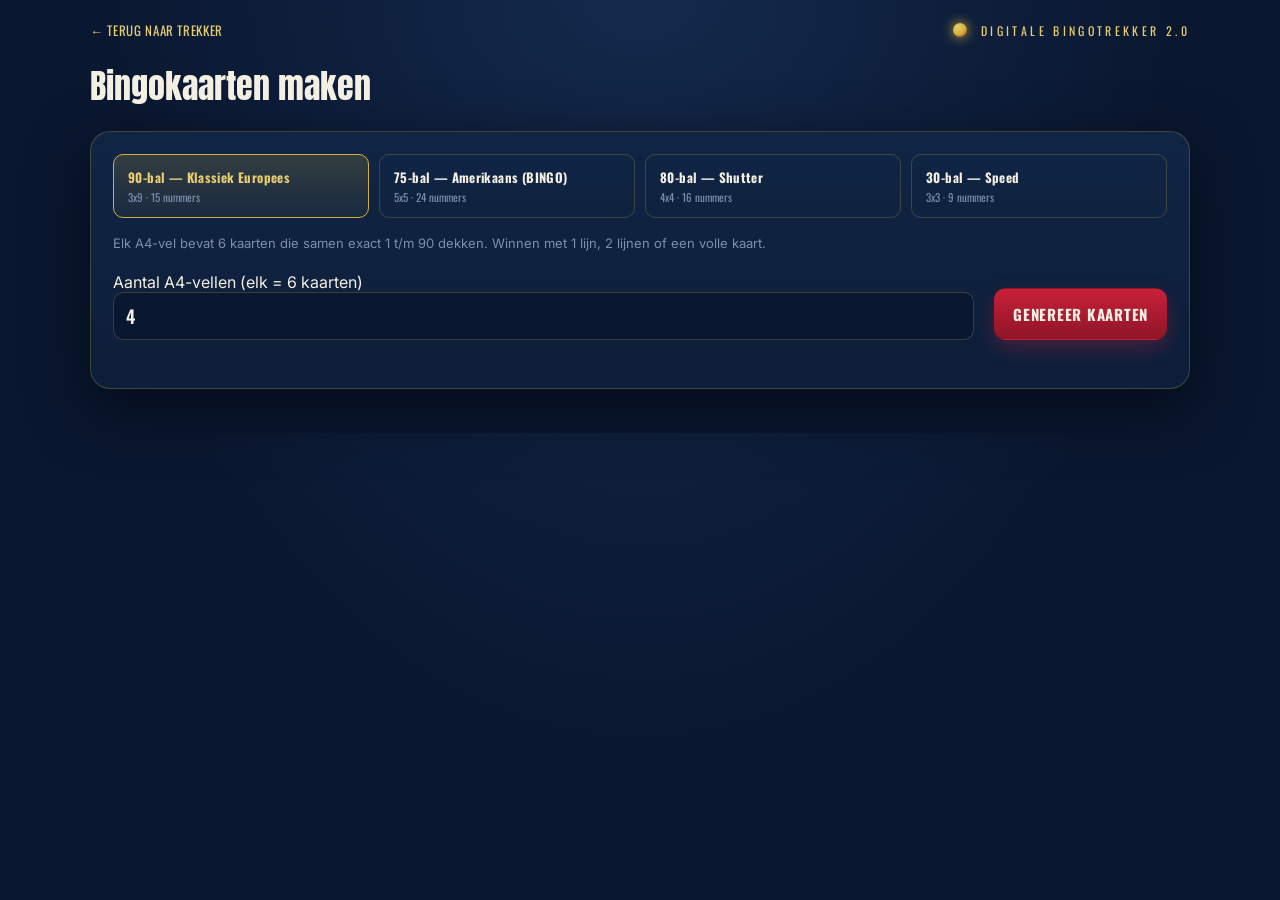
<file: cards.html>
<!DOCTYPE html>
<html lang="nl">
<head>
<meta charset="UTF-8">
<meta name="viewport" content="width=device-width, initial-scale=1.0, viewport-fit=cover">
<title>Bingokaarten maken</title>
<link rel="preconnect" href="https://fonts.googleapis.com">
<link href="https://fonts.googleapis.com/css2?family=Anton&family=Inter:wght@400;600;700;800&family=Oswald:wght@500;600;700&display=swap" rel="stylesheet">
<link rel="stylesheet" href="style.css">
<script src="bingo-common.js"></script>
<script src="vendor-qrcode.min.js"></script>
<style>
  body{ padding: 20px; }
  .wrap{ max-width: 1100px; margin: 0 auto; }
  .topbar{ display:flex; align-items:center; justify-content:space-between; margin-bottom:20px; flex-wrap:wrap; gap:10px; }
  .back-link{ color:var(--gold-soft); font-family:'Oswald',sans-serif; font-size:13px; text-decoration:none; letter-spacing:0.05em; text-transform:uppercase; }
  h1{ font-size: clamp(24px,4vw,34px); margin: 10px 0 20px 0; }

  .gen-panel{ padding:22px; margin-bottom:24px; }
  .variant-row{ display:flex; gap:10px; flex-wrap:wrap; margin-bottom:16px; }
  .variant-btn{
    flex:1; min-width:150px; text-align:left; padding:12px 14px; border-radius:10px;
    border:1px solid var(--line); background:transparent; color:var(--cream); cursor:pointer;
    font-family:'Oswald',sans-serif;
  }
  .variant-btn .v-title{ font-weight:700; font-size:13px; letter-spacing:0.03em; }
  .variant-btn .v-sub{ font-size:11px; color:var(--muted); margin-top:2px; }
  .variant-btn.active{ border-color: var(--gold); background: linear-gradient(180deg, rgba(212,175,55,0.18), rgba(212,175,55,0.05)); }
  .variant-btn.active .v-title{ color: var(--gold-soft); }
  .variant-desc{ font-size:13px; color:var(--muted); font-family:'Inter',sans-serif; margin-bottom:18px; line-height:1.5; }

  .gen-row{ display:flex; gap:20px; flex-wrap:wrap; align-items:flex-end; }
  .gen-field{ flex:1; min-width:160px; }
  .gen-field input{ width:100%; }
  .gen-error{ color:#ff8484; font-size:13px; margin-top:10px; min-height:16px; }

  .actions-row{ display:flex; gap:12px; flex-wrap:wrap; margin-bottom:24px; align-items:center; }

  /* Strip = 1 A4-vel */
  .strip-block{ margin-bottom:34px; }
  .strip-title{
    font-family:'Oswald', sans-serif; font-weight:700; font-size:13px; letter-spacing:0.08em; text-transform:uppercase;
    color: var(--gold-soft); margin-bottom:12px;
  }
  .strip-grid{ display:grid; grid-template-columns: repeat(auto-fill, minmax(240px, 1fr)); gap:16px; }

  .strip-qr-header{
    background:#fff; border-radius:12px; padding:14px 18px;
    display:flex; align-items:center; gap:16px;
    box-shadow: 0 10px 24px rgba(0,0,0,0.35);
    margin-bottom:16px;
  }
  .strip-qr-wrap{ flex-shrink:0; line-height:0; }
  .strip-qr-wrap canvas{ display:block; }
  .strip-qr-label{
    font-family:'Oswald',sans-serif; font-weight:600; font-size:13px; color:#0a1730; line-height:1.4;
  }
  .strip-qr-label strong{ font-family:'Anton',sans-serif; font-size:22px; letter-spacing:0.05em; color:#8f1526; }

  .bingo-card{
    background:#fff; color:#0a1730; border-radius:12px; padding:12px;
    box-shadow: 0 10px 24px rgba(0,0,0,0.35);
    width:100%; max-width:100%;
    box-sizing:border-box;
    overflow:hidden;
  }
  .bingo-card .card-label{
    font-family:'Oswald', sans-serif; font-weight:700; font-size:11px; letter-spacing:0.08em; text-transform:uppercase;
    color:#8f1526; margin-bottom:6px; text-align:center;
  }
  .bingo-header-row{ display:grid; gap:0; margin-bottom:0; border-top:1.5px solid #0a1730; border-left:1.5px solid #0a1730; }
  .bingo-header-cell{
    text-align:center; font-family:'Anton',sans-serif; font-size: clamp(11px,1.6vw,15px);
    color:#8f1526; letter-spacing:0.05em; padding:3px 0;
    border-right:1.5px solid #0a1730; border-bottom:1.5px solid #0a1730;
  }
  .bingo-grid{
    display:grid; gap:0;
    border-top:1.5px solid #0a1730; border-left:1.5px solid #0a1730;
    width:100%; box-sizing:border-box;
  }
  .bingo-cell{
    aspect-ratio:1/1; display:flex; align-items:center; justify-content:center;
    border-right:1.5px solid #0a1730; border-bottom:1.5px solid #0a1730;
    background:#fff;
    font-family:'Oswald', sans-serif; font-weight:700; font-size: clamp(9px, 1.4vw, 13px);
    color:#0a1730;
    min-width:0; min-height:0; width:100%; box-sizing:border-box;
    overflow:hidden;
  }
  .bingo-cell.empty{ background:#fff; }
  .bingo-cell.free{ background:#e4d9b8; color:#8f1526; font-size:8px; letter-spacing:0.04em; }
  .bingo-cell.qr{ background:#0a1730; padding:1px; display:flex; align-items:center; justify-content:center; }
  .bingo-cell.qr canvas{ width:100% !important; height:100% !important; max-width:100%; max-height:100%; display:block; }
  .bingo-cell.interactive{ cursor:pointer; user-select:none; transition: transform 0.15s ease, background 0.15s ease, color 0.15s ease; }
  .bingo-cell.interactive:active{ transform: scale(0.9); }
  .bingo-cell.marked{
    background: radial-gradient(circle at 32% 28%, #ff5b6e 0%, #c8203a 55%, #8f1526 100%) !important;
    color:#fff !important;
    box-shadow: inset 0 0 0 2px rgba(255,255,255,0.35), 0 3px 8px rgba(200,32,58,0.45);
    transform: rotate(-3deg) scale(0.96);
  }
  .eu90-card{ padding:14px; }
  .eu90-card .card-label{ font-size:13px; margin-bottom:8px; }
  .eu90-card .bingo-cell{ aspect-ratio: 1/1.2; font-size: clamp(12px, 2vw, 19px); }
  .eu90-card .card-code{ font-size:11.5px; margin-top:9px; }
  .card-qr-footer{ display:flex; justify-content:center; margin-top:8px; }
  .card-qr-footer canvas{ width:56px !important; height:56px !important; }
  .card-code{
    text-align:center; margin-top:7px;
    font-family:'Oswald', sans-serif; font-weight:600; font-size:10.5px; letter-spacing:0.08em;
    color:#7c8fae;
  }
  .card-footer{ display:flex; justify-content:center; margin-top:8px; }
  .card-footer button{
    font-family:'Oswald',sans-serif; font-size:11px; letter-spacing:0.05em; text-transform:uppercase; font-weight:600;
    background:transparent; border:1px solid #c8203a33; color:#8f1526; border-radius:8px; padding:6px 10px; cursor:pointer;
  }

  /* Print-layout: N kaarten per A4 (2 kolommen), 1 vel per pagina */
  .print-page{ display:none; }
  @media print{
    @page{ size: A4; margin: 6mm; }
    body{ background:#fff !important; padding:0 !important; }
    .no-print{ display:none !important; }
    .bingo-card, .bingo-card *{
      -webkit-print-color-adjust: exact !important;
      print-color-adjust: exact !important;
      color-adjust: exact !important;
    }
    .print-page{
      display:grid;
      grid-template-columns: 1fr 1fr;
      grid-auto-rows: 1fr;
      gap: 8mm;
      width: 100%;
      height: 100vh;
      page-break-after: always;
      break-after: page;
      padding: 8mm;
    }
    .print-page .bingo-card{ box-shadow:none; border:1px solid #ccc; break-inside: avoid; }

    .print-page.eu90-page{
      display:flex; flex-direction:column;
      width:198mm; height:285mm; padding:5mm; box-sizing:border-box; gap:0;
    }
    .print-page.eu90-page .strip-qr-header{
      box-shadow:none; border:1px solid #ccc; margin-bottom:1.5mm; flex-shrink:0;
      align-self:flex-end; width:fit-content;
      flex-direction:column; align-items:center; gap:3px; padding:4px 8px;
    }
    .print-page.eu90-page .strip-qr-label{ text-align:center; font-size:9px; }
    .print-page.eu90-page .strip-qr-label strong{ font-size:13px; }
    .print-card-grid{
      display:flex; flex-direction:column; gap:1.2mm;
    }
    .print-card-row{
      display:flex; align-items:center; gap:4mm; height:38mm; flex-shrink:0;
    }
    .print-card-row .print-row-grid{ display:flex; align-items:center; min-width:0; }
    .print-card-row .print-row-grid .bingo-cell{ aspect-ratio:auto; font-size:10.5pt; }
    .print-card-row .print-row-meta{
      flex:0 0 14mm; display:flex; flex-direction:row; justify-content:center; align-items:center; gap:2mm; height:100%;
    }
    .print-row-label{
      font-family:'Oswald', sans-serif; font-weight:700; font-size:11px; letter-spacing:0.04em; text-transform:uppercase;
      color:#8f1526; writing-mode: vertical-rl; text-orientation:mixed; white-space:nowrap;
    }
    .print-row-code{
      font-family:'Oswald', sans-serif; font-weight:600; font-size:8px; letter-spacing:0.02em;
      color:#7c8fae; writing-mode: vertical-rl; text-orientation:mixed; white-space:nowrap;
    }
  }

  /* Digitale volledig-scherm weergave van 1 kaart */
  #singleView{
    display:none;
    position:fixed; inset:0; z-index:1000;
    background: radial-gradient(ellipse at 50% 0%, #142a4d 0%, var(--navy-deep) 60%);
    align-items:center; justify-content:center; padding: 20px; overflow-y:auto;
  }
  #singleView.active{ display:flex; }
  #singleView .bingo-card{ width:min(420px, 92vw); }
  #singleView .bingo-cell{ font-size: clamp(13px, 3.2vw, 20px); }
  #singleView .card-code{ font-size:13px; margin-top:12px; }
</style>
</head>
<body>

<div class="wrap" id="generatorView">
  <div class="topbar no-print">
    <a href="index.html" class="back-link">&larr; Terug naar trekker</a>
    <div class="brand"><div class="dot"></div><span>Digitale bingotrekker 2.0</span></div>
  </div>

  <h1 class="no-print">Bingokaarten maken</h1>

  <div class="panel gen-panel no-print">
    <div class="variant-row" id="variantRow"></div>
    <div class="variant-desc" id="variantDesc"></div>
    <div class="gen-row">
      <div class="gen-field">
        <label for="countInput" id="countLabelField">Aantal A4-vellen (elk = 6 kaarten)</label>
        <input type="number" id="countInput" value="4" min="1" max="300">
      </div>
      <button class="btn primary" id="generateBtn">Genereer kaarten</button>
    </div>
    <div class="gen-error" id="genError"></div>
  </div>

  <div class="actions-row no-print" id="actionsRow" style="display:none;">
    <button class="btn gold" id="printBtn">Print / download PDF</button>
    <span class="field hint" id="countLabel"></span>
  </div>

  <div id="stripsArea" class="no-print"></div>
  <div id="printArea"></div>
</div>

<div id="singleView">
  <div style="width:min(420px,92vw);">
    <div style="display:flex; justify-content:space-between; align-items:center; margin-bottom:14px; gap:8px;">
      <button class="btn ghost" id="singleClose" style="padding:8px 14px; font-size:12px;">&larr; Sluiten</button>
      <button class="btn ghost" id="clearMarksBtn" style="padding:8px 14px; font-size:12px;">Wis markeringen</button>
      <button class="btn gold" id="singleShare" style="padding:8px 14px; font-size:12px;">Link kopiëren</button>
    </div>
    <div class="bingo-card" id="singleCard"></div>
    <div class="field hint" id="shareHint" style="text-align:center; margin-top:12px;"></div>
  </div>
</div>

<script>
(function(){
  const variantRow = document.getElementById('variantRow');
  const variantDesc = document.getElementById('variantDesc');
  const countLabelField = document.getElementById('countLabelField');
  const countInput = document.getElementById('countInput');
  const generateBtn = document.getElementById('generateBtn');
  const genError = document.getElementById('genError');
  const stripsArea = document.getElementById('stripsArea');
  const printArea = document.getElementById('printArea');
  const actionsRow = document.getElementById('actionsRow');
  const countLabel = document.getElementById('countLabel');
  const printBtn = document.getElementById('printBtn');
  const generatorView = document.getElementById('generatorView');
  const singleView = document.getElementById('singleView');
  const singleCard = document.getElementById('singleCard');
  const singleClose = document.getElementById('singleClose');
  const clearMarksBtn = document.getElementById('clearMarksBtn');
  const singleShare = document.getElementById('singleShare');
  const shareHint = document.getElementById('shareHint');

  let currentVariant = BINGO_VARIANTS[DEFAULT_VARIANT_ID];
  let currentSingleCard = null;
  let currentMarks = new Set();

  /* ---------- Variant-keuze ---------- */
  Object.values(BINGO_VARIANTS).forEach(v => {
    const btn = document.createElement('button');
    btn.className = 'variant-btn' + (v.id === currentVariant.id ? ' active' : '');
    btn.dataset.variant = v.id;
    btn.innerHTML = '<div class="v-title">' + v.label + '</div><div class="v-sub">' + v.rows + 'x' + v.cols + ' \u00b7 ' + v.numbersPerCard + ' nummers</div>';
    btn.onclick = () => selectVariant(v.id);
    variantRow.appendChild(btn);
  });

  function selectVariant(id){
    currentVariant = BINGO_VARIANTS[id];
    variantRow.querySelectorAll('.variant-btn').forEach(b => b.classList.toggle('active', b.dataset.variant === id));
    variantDesc.textContent = currentVariant.description;
    countLabelField.textContent = currentVariant.id === 'eu90'
      ? 'Aantal A4-vellen (elk = 6 kaarten)'
      : 'Aantal kaarten (' + currentVariant.cardsPerPage + ' per A4-vel)';
    const defaultCounts = { eu90: 4, speed30: 12 };
    countInput.value = defaultCounts[currentVariant.id] ?? currentVariant.cardsPerPage;
    stripsArea.innerHTML = ''; printArea.innerHTML = ''; actionsRow.style.display = 'none'; genError.textContent = '';
    try{ localStorage.setItem('bingo2-variant', id); }catch(e){}
  }
  selectVariant(currentVariant.id);

  /* ---------- Kaart-DOM opbouwen ---------- */
  function buildCardDOM(card, globalIndex, variant, interactive){
    const wrap = document.createElement('div');
    wrap.className = 'bingo-card';
    if(variant.id === 'eu90') wrap.classList.add('eu90-card');

    const label = document.createElement('div');
    label.className = 'card-label';
    label.textContent = variant.id === 'eu90'
      ? 'Kaart ' + String(card.ticketIndex + 1).padStart(2, '0')
      : 'Kaart ' + (globalIndex + 1);
    wrap.appendChild(label);

    if(variant.columnLetters){
      const headerRow = document.createElement('div');
      headerRow.className = 'bingo-header-row';
      headerRow.style.gridTemplateColumns = 'repeat(' + variant.cols + ', minmax(0,1fr))';
      variant.columnLetters.forEach(l => {
        const h = document.createElement('div');
        h.className = 'bingo-header-cell';
        h.textContent = l;
        headerRow.appendChild(h);
      });
      wrap.appendChild(headerRow);
    }

    const grid = document.createElement('div');
    grid.className = 'bingo-grid';
    grid.style.gridTemplateColumns = 'repeat(' + variant.cols + ', minmax(0,1fr))';

    for(let r=0;r<variant.rows;r++){
      for(let c=0;c<variant.cols;c++){
        const cell = document.createElement('div');
        const val = card.grid[r][c];

        if(val === 'FREE'){
          cell.className = 'bingo-cell free';
          cell.textContent = 'FREE';
        } else if(val !== null){
          cell.className = 'bingo-cell';
          if(variant.columnColors){ cell.style.boxShadow = 'inset 0 3px 0 ' + variant.columnColors[c]; }
          cell.textContent = val;
          if(interactive){
            cell.classList.add('interactive');
            cell.dataset.number = val;
            cell.addEventListener('click', () => toggleMark(cell));
          }
        } else {
          cell.className = 'bingo-cell empty';
        }
        grid.appendChild(cell);
      }
    }
    wrap.appendChild(grid);

    const codeLine = document.createElement('div');
    codeLine.className = 'card-code';
    codeLine.textContent = 'Code: ' + card.code;
    wrap.appendChild(codeLine);

    if(variant.id !== 'eu90'){
      const qrFooter = document.createElement('div');
      qrFooter.className = 'card-qr-footer';
      const qrCanvas = document.createElement('canvas');
      qrFooter.appendChild(qrCanvas);
      wrap.appendChild(qrFooter);
      QRCode.toCanvas(qrCanvas, encodeCardQR(card), {
        width: 90, margin: 0,
        color: { dark: '#0a1730', light: '#ffffff' }
      }, function(err){ if(err) console.error('QR error:', err); });
    }

    const footer = document.createElement('div');
    footer.className = 'card-footer no-print';
    const viewBtn = document.createElement('button');
    viewBtn.textContent = 'Digitaal bekijken';
    viewBtn.onclick = () => openSingleView(card, globalIndex, variant);
    footer.appendChild(viewBtn);
    wrap.appendChild(footer);

    return wrap;
  }

  /* ---------- 90-bal print: kaarten onder elkaar, rooster + smalle rand met kaartnummer/code ---------- */
  function buildEu90PrintRow(card){
    const row = document.createElement('div');
    row.className = 'print-card-row';

    const gridWrap = document.createElement('div');
    gridWrap.className = 'print-row-grid';
    const grid = document.createElement('div');
    grid.className = 'bingo-grid';
    grid.style.gridTemplateColumns = 'repeat(' + currentVariant.cols + ', 12.3mm)';
    grid.style.gridAutoRows = '12.3mm';
    grid.style.width = 'fit-content';
    for(let r=0;r<currentVariant.rows;r++){
      for(let c=0;c<currentVariant.cols;c++){
        const cell = document.createElement('div');
        const val = card.grid[r][c];
        if(val === 'FREE'){ cell.className = 'bingo-cell free'; cell.textContent = 'FREE'; }
        else if(val !== null){ cell.className = 'bingo-cell'; cell.textContent = val; }
        else{ cell.className = 'bingo-cell empty'; }
        grid.appendChild(cell);
      }
    }
    gridWrap.appendChild(grid);
    row.appendChild(gridWrap);

    const meta = document.createElement('div');
    meta.className = 'print-row-meta';
    const label = document.createElement('div');
    label.className = 'print-row-label';
    label.textContent = 'Kaart ' + String(card.ticketIndex + 1).padStart(2, '0');
    meta.appendChild(label);
    const code = document.createElement('div');
    code.className = 'print-row-code';
    code.textContent = card.code;
    meta.appendChild(code);
    row.appendChild(meta);

    return row;
  }

  /* ---------- Gedeelde grote QR bovenaan een 90-bal vel ---------- */
  function buildStripHeader(strip, qrSize){
    const header = document.createElement('div');
    header.className = 'strip-qr-header';

    const qrWrap = document.createElement('div');
    qrWrap.className = 'strip-qr-wrap';
    const canvas = document.createElement('canvas');
    qrWrap.appendChild(canvas);
    header.appendChild(qrWrap);

    const label = document.createElement('div');
    label.className = 'strip-qr-label';
    const seedBody = seedToSafeCode(strip.seed);
    const seedCode = seedBody + checksumChar(seedBody);
    label.innerHTML = 'Scan voor kaart 01\u201306<br><strong>' + seedCode + '</strong>';
    header.appendChild(label);

    QRCode.toCanvas(canvas, encodeStripQR(strip.seed), {
      width: qrSize || 170, margin: 2,
      color: { dark: '#0a1730', light: '#ffffff' }
    }, function(err){ if(err) console.error('QR error:', err); });

    return header;
  }

  function renderPages(pages){
    stripsArea.innerHTML = '';
    printArea.innerHTML = '';
    let globalIndex = 0;
    let totalCards = 0;

    pages.forEach((pageCards, pi) => {
      totalCards += pageCards.length;

      const block = document.createElement('div');
      block.className = 'strip-block';
      const title = document.createElement('div');
      title.className = 'strip-title';
      title.textContent = 'A4-vel ' + (pi + 1) + ' \u2014 ' + pageCards.length + ' kaart' + (pageCards.length === 1 ? '' : 'en');
      block.appendChild(title);

      const sgrid = document.createElement('div');
      sgrid.className = 'strip-grid';
      pageCards.forEach((card) => {
        sgrid.appendChild(buildCardDOM(card, globalIndex, currentVariant));
        globalIndex++;
      });
      block.appendChild(sgrid);
      stripsArea.appendChild(block);

      const page = document.createElement('div');
      page.className = 'print-page';
      let printIdx = pi * currentVariant.cardsPerPage;
      pageCards.forEach((card) => {
        page.appendChild(buildCardDOM(card, printIdx, currentVariant));
        printIdx++;
      });
      printArea.appendChild(page);
    });

    actionsRow.style.display = totalCards ? 'flex' : 'none';
    countLabel.textContent = pages.length + ' vel' + (pages.length === 1 ? '' : 'len') + ' \u2014 ' + totalCards + ' kaarten totaal';
  }

  /* 90-bal: elk vel heeft 1 gedeelde grote QR bovenaan i.p.v. losse QR's per kaart. */
  function renderEu90Pages(strips){
    stripsArea.innerHTML = '';
    printArea.innerHTML = '';
    let totalCards = 0;

    strips.forEach((strip, pi) => {
      totalCards += strip.tickets.length;

      const block = document.createElement('div');
      block.className = 'strip-block';
      const title = document.createElement('div');
      title.className = 'strip-title';
      title.textContent = 'A4-vel ' + (pi + 1) + ' \u2014 dekt volledig 1 t/m 90';
      block.appendChild(title);
      block.appendChild(buildStripHeader(strip));

      const sgrid = document.createElement('div');
      sgrid.className = 'strip-grid';
      strip.tickets.forEach((card, i) => {
        sgrid.appendChild(buildCardDOM(card, pi * 6 + i, currentVariant));
      });
      block.appendChild(sgrid);
      stripsArea.appendChild(block);

      const page = document.createElement('div');
      page.className = 'print-page eu90-page';
      page.appendChild(buildStripHeader(strip, 100));
      const pgrid = document.createElement('div');
      pgrid.className = 'print-card-grid';
      strip.tickets.forEach((card) => {
        pgrid.appendChild(buildEu90PrintRow(card));
      });
      page.appendChild(pgrid);
      printArea.appendChild(page);
    });

    actionsRow.style.display = totalCards ? 'flex' : 'none';
    countLabel.textContent = strips.length + ' vel' + (strips.length === 1 ? '' : 'len') + ' \u2014 ' + totalCards + ' kaarten totaal';
  }

  generateBtn.onclick = () => {
    const n = parseInt(countInput.value, 10);
    if(!n || n < 1 || n > 300){ genError.textContent = 'Kies een geldig aantal (1 t/m 300).'; return; }
    genError.textContent = '';
    try{
      if(currentVariant.id === 'eu90'){
        const strips = generateStrips(n);
        renderEu90Pages(strips);
      } else {
        const cards = generateCardsForVariant(currentVariant, n);
        const pages = paginateCards(cards, currentVariant.cardsPerPage);
        renderPages(pages);
      }
    }catch(err){
      console.error('Kaartgeneratie mislukt:', err);
      genError.textContent = 'Er ging iets mis bij het genereren van de kaarten. Probeer de pagina te herladen.';
    }
  };

  printBtn.onclick = () => { window.print(); };

  /* ---------- Markeringen (digitale weergave) ---------- */
  function marksStorageKey(card){ return 'bingo2-marks:' + card.code; }
  function loadMarks(card){
    try{
      const raw = localStorage.getItem(marksStorageKey(card));
      return raw ? new Set(JSON.parse(raw)) : new Set();
    }catch(e){ return new Set(); }
  }
  function saveMarks(card, marksSet){
    try{ localStorage.setItem(marksStorageKey(card), JSON.stringify(Array.from(marksSet))); }catch(e){}
  }
  function toggleMark(cell){
    const n = Number(cell.dataset.number);
    if(currentMarks.has(n)){ currentMarks.delete(n); cell.classList.remove('marked'); }
    else{ currentMarks.add(n); cell.classList.add('marked'); }
    saveMarks(currentSingleCard, currentMarks);
  }
  function applyMarks(){
    singleCard.querySelectorAll('.bingo-cell.interactive').forEach(cell => {
      const n = Number(cell.dataset.number);
      cell.classList.toggle('marked', currentMarks.has(n));
    });
  }

  function openSingleView(card, index, variant){
    currentSingleCard = card;
    currentMarks = loadMarks(card);
    singleCard.innerHTML = '';
    const cardDOM = buildCardDOM(card, index, variant, true);
    const footer = cardDOM.querySelector('.card-footer');
    if(footer) footer.remove();
    const qrFooters = cardDOM.querySelectorAll('.card-qr-footer');
    qrFooters.forEach(f => f.remove());
    singleCard.appendChild(cardDOM);
    applyMarks();
    shareHint.textContent = '';
    singleView.classList.add('active');
  }
  singleClose.onclick = () => { singleView.classList.remove('active'); };
  clearMarksBtn.onclick = () => {
    if(!currentSingleCard) return;
    currentMarks = new Set();
    saveMarks(currentSingleCard, currentMarks);
    applyMarks();
  };
  singleShare.onclick = () => {
    if(!currentSingleCard) return;
    const url = window.location.origin + window.location.pathname.replace('cards.html','') + 'cards.html?view=' + encodeURIComponent(encodeCardQR(currentSingleCard)) + '&code=' + encodeURIComponent(currentSingleCard.code);
    navigator.clipboard.writeText(url).then(() => {
      shareHint.textContent = 'Link gekopieerd \u2014 kan je delen met de speler.';
    }).catch(() => { shareHint.textContent = url; });
  };

  /* ---------- Digitale losse weergave via URL: cards.html?view=<CARD2:...>&code=<code> ---------- */
  const params = new URLSearchParams(window.location.search);
  const viewParam = params.get('view');
  if(viewParam){
    const cardData = decodeCardQR(decodeURIComponent(viewParam));
    if(cardData){
      generatorView.style.display = 'none';
      const variant = BINGO_VARIANTS[cardData.variantId] || BINGO_VARIANTS.eu90;
      const fakeCard = { variantId: cardData.variantId, grid: cardData.grid, code: params.get('code') || '\u2014' };
      openSingleView(fakeCard, 0, variant);
    }
  }
})();
</script>
</body>
</html>
</file>
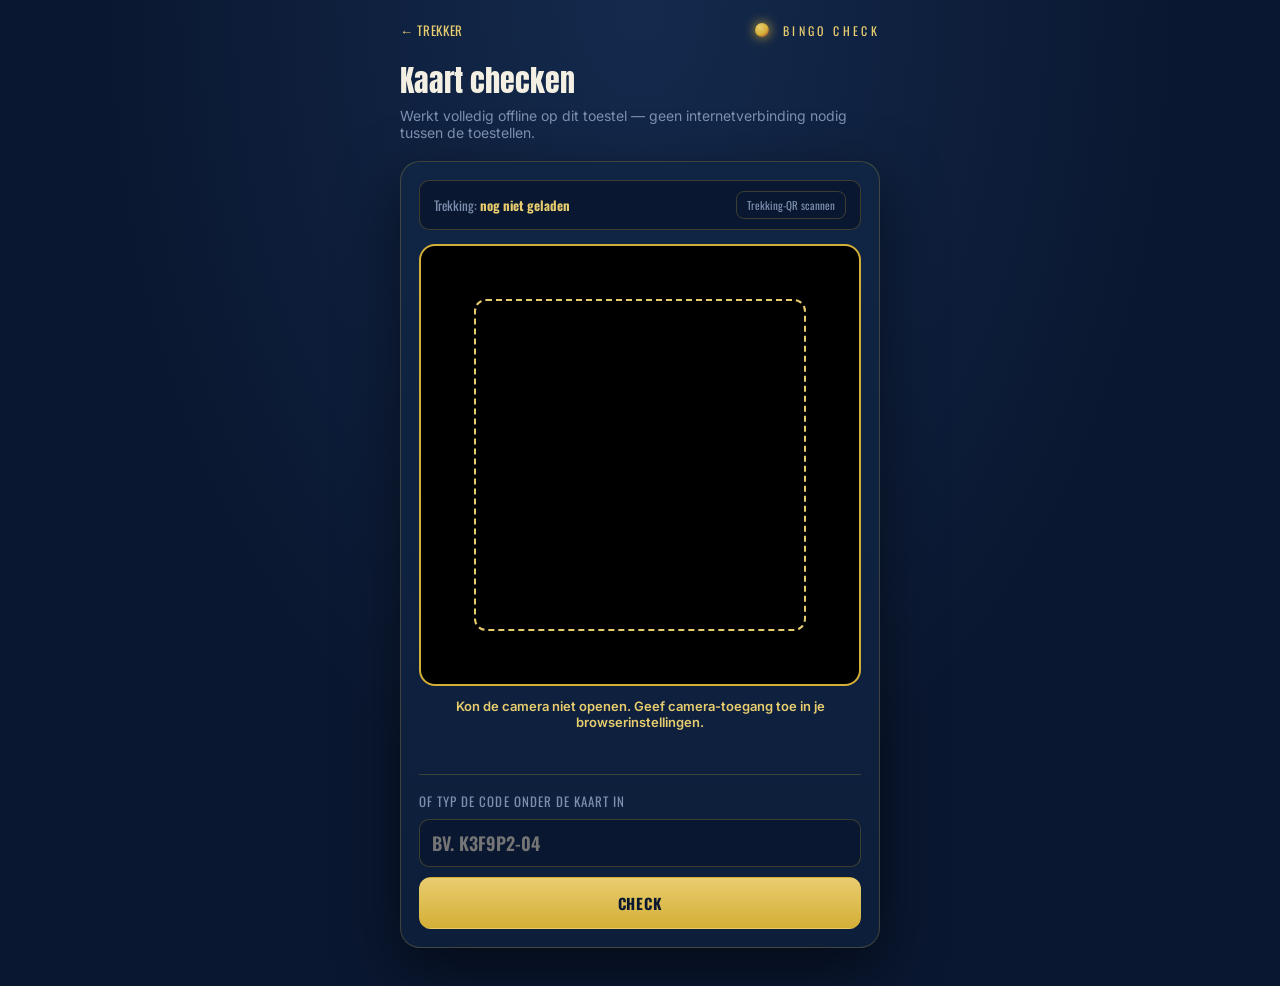
<file: scan.html>
<!DOCTYPE html>
<html lang="nl">
<head>
<meta charset="UTF-8">
<meta name="viewport" content="width=device-width, initial-scale=1.0, viewport-fit=cover">
<title>Bingo Check</title>
<link rel="preconnect" href="https://fonts.googleapis.com">
<link href="https://fonts.googleapis.com/css2?family=Anton&family=Inter:wght@400;600;700;800&family=Oswald:wght@500;600;700&display=swap" rel="stylesheet">
<link rel="stylesheet" href="style.css">
<script src="bingo-common.js"></script>
<script src="vendor-jsqr.min.js"></script>
<style>
  body{ padding: 20px; display:flex; justify-content:center; }
  .wrap{ max-width: 480px; width:100%; }
  .topbar{ display:flex; align-items:center; justify-content:space-between; margin-bottom:18px; }
  .back-link{ color:var(--gold-soft); font-family:'Oswald',sans-serif; font-size:13px; text-decoration:none; letter-spacing:0.05em; text-transform:uppercase; }
  h1{ font-size: clamp(22px,4vw,30px); margin: 8px 0 4px 0; }
  .subtitle{ color:var(--muted); font-family:'Inter',sans-serif; font-size:14px; margin-bottom:20px; }

  .step-panel{ padding: 18px; margin-bottom:18px; }

  .trekking-status{
    display:flex; align-items:center; justify-content:space-between; gap:10px;
    padding:10px 14px; border-radius:10px; background: var(--navy-deep); border:1px solid var(--line);
    margin-bottom:14px; font-family:'Oswald',sans-serif; font-size:13px;
  }
  .trekking-status.loaded{ border-color: var(--green); }
  .trekking-status .ts-label{ color:var(--muted); }
  .trekking-status .ts-count{ color: var(--gold-soft); font-weight:700; }
  .trekking-status.loaded .ts-count{ color: var(--green); }
  .trekking-status button{
    background:transparent; border:1px solid var(--line); color:var(--muted);
    border-radius:8px; padding:5px 10px; font-family:'Oswald',sans-serif; font-size:11px; cursor:pointer;
  }

  .scan-video-wrap{
    position:relative; width:100%; aspect-ratio:1/1; border-radius:16px; overflow:hidden;
    background:#000; border:2px solid var(--gold); margin-bottom:12px;
    transition: border-color 0.15s ease, box-shadow 0.15s ease;
  }
  .scan-video-wrap video{ width:100%; height:100%; object-fit:cover; }
  .scan-frame{
    position:absolute; inset:12%; border:2px dashed var(--gold-soft); border-radius:12px; pointer-events:none;
    transition: border-color 0.15s ease, transform 0.15s ease;
  }
  .scan-video-wrap.detect-pulse{ border-color: var(--cream); box-shadow: 0 0 0 4px rgba(255,255,255,0.12) inset; }
  .scan-video-wrap.detect-pulse .scan-frame{ border-color: var(--cream); transform: scale(0.97); }
  .scan-video-wrap.success-pulse{ border-color: var(--green); box-shadow: 0 0 0 4px rgba(47,174,102,0.25) inset; }
  .scan-video-wrap.success-pulse .scan-frame{ border-color: var(--green); transform: scale(0.97); }
  .scan-video-wrap.blocked-pulse{ border-color: #d9534f; box-shadow: 0 0 0 4px rgba(217,83,79,0.22) inset; }
  .scan-video-wrap.blocked-pulse .scan-frame{ border-color: #d9534f; transform: scale(0.97); }
  .scan-hint{ text-align:center; font-size:13px; color:var(--muted); }
  .scan-hint.step-locked{ color: var(--gold-soft); font-weight:600; }
  .scan-flash{
    text-align:center; font-size:13px; color: var(--green); font-weight:600;
    margin-top:8px; min-height:18px;
  }
  .scan-flash.blocked{ color: #d9534f; }

  .result-box{ border-radius:14px; padding:18px; text-align:center; margin-top:14px; border:1px solid var(--line); background: var(--navy-panel); }
  .result-box.win{ background: linear-gradient(180deg, rgba(47,174,102,0.25), rgba(47,174,102,0.08)); border-color: var(--green); }
  .result-title{ font-family:'Anton', sans-serif; font-size:24px; margin-bottom:8px; }
  .result-rows{ display:flex; gap:10px; justify-content:center; font-family:'Oswald',sans-serif; font-size:13px; flex-wrap:wrap; }
  .result-rows span{ padding:6px 10px; border-radius:8px; border:1px solid var(--line); color:var(--muted); }
  .result-rows span.ok{ color: var(--navy-deep); background: var(--gold); border-color:transparent; }

  .ticket-btn{
    width:52px; height:52px; border-radius:10px;
    background: var(--navy-deep); border:1px solid var(--line); color:var(--cream);
    font-family:'Oswald',sans-serif; font-weight:700; font-size:15px; cursor:pointer;
  }
  .ticket-btn.active{ background: var(--gold); color: var(--navy-deep); border-color:transparent; }
</style>
</head>
<body>
<div class="wrap">
  <div class="topbar">
    <a href="index.html" class="back-link">&larr; Trekker</a>
    <div class="brand"><div class="dot"></div><span>Bingo check</span></div>
  </div>
  <h1>Kaart checken</h1>
  <div class="subtitle">Werkt volledig offline op dit toestel — geen internetverbinding nodig tussen de toestellen.</div>

  <div class="panel step-panel">
    <div class="trekking-status" id="trekkingStatus">
      <span class="ts-label">Trekking: <span class="ts-count" id="trekkingCount">nog niet geladen</span></span>
      <button id="rescanStateBtn" type="button">Trekking-QR scannen</button>
    </div>

    <div class="scan-video-wrap" id="scanVideoWrap">
      <video id="scanVideo" playsinline muted></video>
      <div class="scan-frame"></div>
    </div>
    <div class="scan-hint" id="scanHint">Richt de camera op een QR-code — de trekking-QR, de grote vel-QR, of de QR op een losse kaart. De app herkent zelf wat het is.</div>
    <div class="scan-flash" id="scanFlash"></div>

    <div id="cardResult"></div>
    <button id="resetCheckBtn" type="button" class="btn" style="width:100%; margin-top:10px; display:none;">🔄 Opnieuw checken (nieuwe kaart of update)</button>

    <div id="ticketPickerPane" style="display:none; margin-top:16px;">
      <div class="scan-hint" style="margin-bottom:10px;">Dit vel heeft 6 kaarten — kies jouw kaartnummer:</div>
      <div id="ticketPickerRow" style="display:flex; gap:8px; flex-wrap:wrap; justify-content:center;"></div>
      <div id="ticketPickerResult" style="margin-top:14px;"></div>
    </div>

    <div style="margin-top:18px; padding-top:16px; border-top:1px solid var(--line);">
      <div class="field" style="margin-bottom:10px;">
        <label for="codeInput">Of typ de code onder de kaart in</label>
        <input type="text" id="codeInput" placeholder="bv. K3F9P2-04" style="width:100%; text-transform:uppercase;">
      </div>
      <button class="btn gold" id="codeCheckBtn" style="width:100%;">Check</button>
      <div id="codeResult"></div>
    </div>
  </div>
</div>

<script>
(function(){
  const trekkingStatus = document.getElementById('trekkingStatus');
  const trekkingCount = document.getElementById('trekkingCount');
  const rescanStateBtn = document.getElementById('rescanStateBtn');

  const scanVideo = document.getElementById('scanVideo');
  const scanVideoWrap = document.getElementById('scanVideoWrap');
  const scanHint = document.getElementById('scanHint');
  const scanFlash = document.getElementById('scanFlash');
  const cardResult = document.getElementById('cardResult');
  const resetCheckBtn = document.getElementById('resetCheckBtn');
  const ticketPickerPane = document.getElementById('ticketPickerPane');
  const ticketPickerRow = document.getElementById('ticketPickerRow');
  const ticketPickerResult = document.getElementById('ticketPickerResult');
  const codeInput = document.getElementById('codeInput');
  const codeCheckBtn = document.getElementById('codeCheckBtn');
  const codeResult = document.getElementById('codeResult');

  let drawnSet = new Set();
  let scanStream = null, scanRAF = null;
  let lastKey = null;
  let flashTimer = null;
  const canvas = document.createElement('canvas');
  const ctx = canvas.getContext('2d', { willReadFrequently: true });

  function updateTrekkingStatus(){
    if(drawnSet.size > 0){
      trekkingCount.textContent = drawnSet.size + ' nummer' + (drawnSet.size === 1 ? '' : 's') + ' geladen';
      trekkingStatus.classList.add('loaded');
    } else {
      trekkingCount.textContent = 'nog niet geladen';
      trekkingStatus.classList.remove('loaded');
    }
  }

  function flash(msg, isBlocked){
    scanFlash.textContent = msg;
    scanFlash.classList.toggle('blocked', !!isBlocked);
    if(flashTimer) clearTimeout(flashTimer);
    flashTimer = setTimeout(() => { scanFlash.textContent = ''; scanFlash.classList.remove('blocked'); }, 3000);
  }

  function vibrate(pattern){
    if('vibrate' in navigator){
      try{ navigator.vibrate(pattern); }catch(e){ /* stil negeren */ }
    }
  }

  let pulseTimer = null;
  function pulse(kind){
    // kind: 'detect' | 'success' | 'blocked'
    scanVideoWrap.classList.remove('detect-pulse', 'success-pulse', 'blocked-pulse');
    // force reflow zodat de animatie opnieuw start bij snel achter elkaar scannen
    void scanVideoWrap.offsetWidth;
    scanVideoWrap.classList.add(kind + '-pulse');
    if(pulseTimer) clearTimeout(pulseTimer);
    pulseTimer = setTimeout(() => { scanVideoWrap.classList.remove(kind + '-pulse'); }, 350);

    if(kind === 'detect') vibrate(30);
    else if(kind === 'success') vibrate([25, 40, 25]);
    else if(kind === 'blocked') vibrate([25, 60, 25, 60, 25]);
  }

  function updateStepHint(){
    if(drawnSet.size === 0){
      scanHint.textContent = 'Stap 1 van 2 — richt de camera op de trekking-QR. Kaart of vel scannen kan pas daarna.';
      scanHint.classList.add('step-locked');
    } else {
      scanHint.textContent = 'Stap 2 van 2 — richt de camera nu op de vel-QR of de QR op een losse kaart.';
      scanHint.classList.remove('step-locked');
    }
  }

  /* Eén camera, herkent zelf elk QR-type: trekking (STATE), vel (STRIP) of kaart (CARD2/CARD legacy). */
  function startScanCamera(){
    lastKey = null;
    navigator.mediaDevices.getUserMedia({ video: { facingMode: 'environment' } })
      .then(stream => {
        scanStream = stream;
        scanVideo.srcObject = stream;
        scanVideo.play();
        const tick = () => {
          if(scanVideo.readyState === scanVideo.HAVE_ENOUGH_DATA){
            canvas.width = scanVideo.videoWidth;
            canvas.height = scanVideo.videoHeight;
            ctx.drawImage(scanVideo, 0, 0, canvas.width, canvas.height);
            const imgData = ctx.getImageData(0, 0, canvas.width, canvas.height);
            const code = jsQR(imgData.data, imgData.width, imgData.height);
            if(code && code.data && code.data !== lastKey){
              handleScannedText(code.data);
            }
          }
          scanRAF = requestAnimationFrame(tick);
        };
        scanRAF = requestAnimationFrame(tick);
      })
      .catch(() => { scanHint.textContent = 'Kon de camera niet openen. Geef camera-toegang toe in je browserinstellingen.'; });
  }
  function stopScanCamera(){
    if(scanRAF){ cancelAnimationFrame(scanRAF); scanRAF = null; }
    if(scanStream){ scanStream.getTracks().forEach(t => t.stop()); scanStream = null; }
  }

  function handleScannedText(data){
    const nums = decodeStateQR(data);
    const strip = !nums ? decodeStripQR(data) : null;
    const card = (!nums && !strip) ? decodeCardQR(data) : null;

    if(!nums && !strip && !card){
      // Onherkende QR-inhoud (bv. van een andere app): stil negeren, geen foutmelding nodig
      // want dit kan ook gewoon een QR zijn die toevallig in beeld komt terwijl je aan het richten bent.
      return;
    }

    // Er is in elk geval een geldige bingo-QR gevonden — altijd meteen merkbare feedback geven.
    lastKey = data;
    pulse('detect');

    if(nums){
      drawnSet = new Set(nums);
      updateTrekkingStatus();
      updateStepHint();
      pulse('success');
      flash('Trekking geladen: ' + drawnSet.size + ' nummers.');
      return;
    }

    if(drawnSet.size === 0){
      // Kaart of vel gescand vóór de trekking-QR: nog niet toestaan, duidelijk aangeven wat wél moet.
      pulse('blocked');
      flash('Scan eerst de trekking-QR voordat je een kaart checkt.', true);
      return;
    }

    if(strip){
      cardResult.innerHTML = '';
      pulse('success');
      showTicketPicker(strip);
      resetCheckBtn.style.display = 'block';
      return;
    }
    if(card){
      ticketPickerPane.style.display = 'none';
      pulse('success');
      showCardResult(card);
      resetCheckBtn.style.display = 'block';
      return;
    }
  }

  function resetCheckState(){
    lastKey = null;
    cardResult.innerHTML = '';
    ticketPickerPane.style.display = 'none';
    resetCheckBtn.style.display = 'none';
    updateStepHint();
    flash('Klaar om een nieuwe kaart te checken.');
  }
  resetCheckBtn.onclick = resetCheckState;

  function showTicketPicker(strip){
    scanHint.textContent = 'Vel gescand — kies hieronder jouw kaartnummer.';
    ticketPickerPane.style.display = 'block';
    ticketPickerRow.innerHTML = '';
    ticketPickerResult.innerHTML = '';
    strip.tickets.forEach((ticket) => {
      const btn = document.createElement('button');
      btn.className = 'ticket-btn';
      btn.textContent = String(ticket.ticketIndex + 1).padStart(2, '0');
      btn.onclick = () => {
        ticketPickerRow.querySelectorAll('.ticket-btn').forEach(b => b.classList.remove('active'));
        btn.classList.add('active');
        const res = checkCardAgainstDrawn(ticket, drawnSet);
        ticketPickerResult.innerHTML = renderCheckResultHTML(res, ticket, drawnSet);
      };
      ticketPickerRow.appendChild(btn);
    });
  }

  function showCardResult(card){
    scanHint.textContent = 'Kaart gescand.';
    const res = checkCardAgainstDrawn(card, drawnSet);
    cardResult.innerHTML = renderCheckResultHTML(res, card, drawnSet);
  }

  codeCheckBtn.onclick = () => {
    const card = decodeTextCode(codeInput.value);
    if(!card){
      codeResult.innerHTML = '<div class="scan-hint">Ongeldige code. Controleer de spelling (bv. K3F9P2-04).</div>';
      return;
    }
    const res = checkCardAgainstDrawn(card, drawnSet);
    codeResult.innerHTML = renderCheckResultHTML(res, card, drawnSet);
  };

  rescanStateBtn.onclick = () => {
    drawnSet = new Set();
    lastKey = null;
    cardResult.innerHTML = '';
    ticketPickerPane.style.display = 'none';
    resetCheckBtn.style.display = 'none';
    updateTrekkingStatus();
    updateStepHint();
    flash('Richt de camera nu op de trekking-QR.');
  };

  updateTrekkingStatus();
  updateStepHint();

  /* Als er een ?state=<STATE:...>-link is gedeeld (i.p.v. een schermfoto scannen), direct laden. */
  const params = new URLSearchParams(window.location.search);
  const stateParam = params.get('state');
  if(stateParam){
    const nums = decodeStateQR(decodeURIComponent(stateParam));
    if(nums){
      drawnSet = new Set(nums);
      updateTrekkingStatus();
      updateStepHint();
      flash('Trekking geladen via link: ' + drawnSet.size + ' nummers.');
    }
  }

  startScanCamera();
})();
</script>
</body>
</html>
</file>
<file: style.css>
:root{
  --navy-deep: #0a1730;
  --navy-panel: #102544;
  --navy-panel-2: #0d1e3a;
  --red: #c8203a;
  --red-dark: #8f1526;
  --gold: #d4af37;
  --gold-soft: #e8cd6f;
  --cream: #f4efe3;
  --muted: #7c8fae;
  --line: rgba(212,175,55,0.25);
  --green: #2fae66;
}
*{box-sizing:border-box; -webkit-tap-highlight-color: transparent;}
html,body{
  margin:0; padding:0; min-height:100%;
  background: radial-gradient(ellipse at 50% 0%, #142a4d 0%, var(--navy-deep) 60%);
  color: var(--cream);
  font-family:'Inter', sans-serif;
}
h1,h2,h3{ font-family:'Anton', sans-serif; font-weight:400; margin:0; }
.brand{ display:flex; align-items:center; gap:14px; }
.brand .dot{
  width:14px; height:14px; border-radius:50%;
  background: radial-gradient(circle at 35% 30%, var(--gold-soft), var(--gold) 55%, var(--red-dark) 100%);
  box-shadow: 0 0 12px var(--gold);
}
.brand span{
  font-family:'Oswald', sans-serif; letter-spacing:0.28em; font-size:12px;
  color:var(--gold-soft); text-transform:uppercase;
}
.panel{
  background: linear-gradient(180deg, var(--navy-panel), var(--navy-panel-2));
  border:1px solid var(--line);
  border-radius:20px;
  box-shadow: 0 20px 60px rgba(0,0,0,0.5);
}
.btn{
  font-family:'Oswald', sans-serif; font-weight:700; letter-spacing:0.05em; text-transform:uppercase;
  font-size:15px;
  padding:14px 18px;
  border-radius:12px; border:1px solid var(--line);
  background: var(--navy-panel);
  color: var(--cream);
  cursor:pointer;
}
.btn:active{ transform: scale(0.97); }
.btn.primary{
  background: linear-gradient(180deg, var(--red), var(--red-dark));
  border-color: transparent;
  box-shadow: 0 8px 20px rgba(200,32,58,0.3);
}
.btn.gold{
  background: linear-gradient(180deg, var(--gold-soft), var(--gold));
  color: var(--navy-deep);
  border-color: transparent;
}
.btn.ghost{ background: transparent; }
.btn.green{
  background: linear-gradient(180deg, #4ad080, var(--green));
  border-color: transparent;
  color: var(--navy-deep);
}
.btn[disabled]{ opacity:0.4; cursor:not-allowed; }

.field label{
  display:block; font-family:'Oswald', sans-serif; font-size:13px;
  letter-spacing:0.08em; text-transform:uppercase; color:var(--muted); margin-bottom:8px;
}
.field .hint{ font-size:12.5px; color:var(--muted); margin-top:6px; }
input[type=number], input[type=text]{
  background: var(--navy-deep);
  border:1px solid var(--line);
  color:var(--cream);
  font-family:'Oswald', sans-serif;
  font-size:18px; font-weight:600;
  border-radius:10px; padding:10px 12px;
}

/* Modal overlay pattern */
.overlay{
  display:none;
  position:fixed; inset:0; z-index:500;
  background: rgba(6,13,26,0.78);
  align-items:center; justify-content:center;
  padding: 20px;
}
.overlay.active{ display:flex; }
.overlay .card{
  width:min(460px, 94vw);
  max-height:92vh; overflow-y:auto;
  padding: clamp(20px,3vw,32px);
  text-align:center;
}
.overlay h3{ font-size: clamp(20px,3vw,26px); margin-bottom:10px; }
.overlay p{ font-family:'Inter',sans-serif; font-size:14.5px; color:var(--muted); line-height:1.5; margin:0 0 20px 0; }

::-webkit-scrollbar{ width:8px; }
::-webkit-scrollbar-thumb{ background: var(--line); border-radius:8px; }

/* ---------- Hit/miss visualisatie na check ---------- */
.check-grid{
  display:grid; grid-template-columns: repeat(9, minmax(0,1fr)); gap:3px;
  margin: 14px 0; width:100%;
}
.check-cell{
  aspect-ratio:1/1; display:flex; align-items:center; justify-content:center;
  border-radius:4px; font-family:'Oswald',sans-serif; font-weight:700;
  font-size: clamp(9px, 2.6vw, 13px); min-width:0; min-height:0; box-sizing:border-box;
}
.check-cell.empty{ background:transparent; }
.check-cell.hit{ background: linear-gradient(180deg, #4ad080, var(--green)); color:#0a1730; }
.check-cell.miss{ background: linear-gradient(180deg, #ff5b6e, var(--red-dark)); color:#fff; }
</file>
